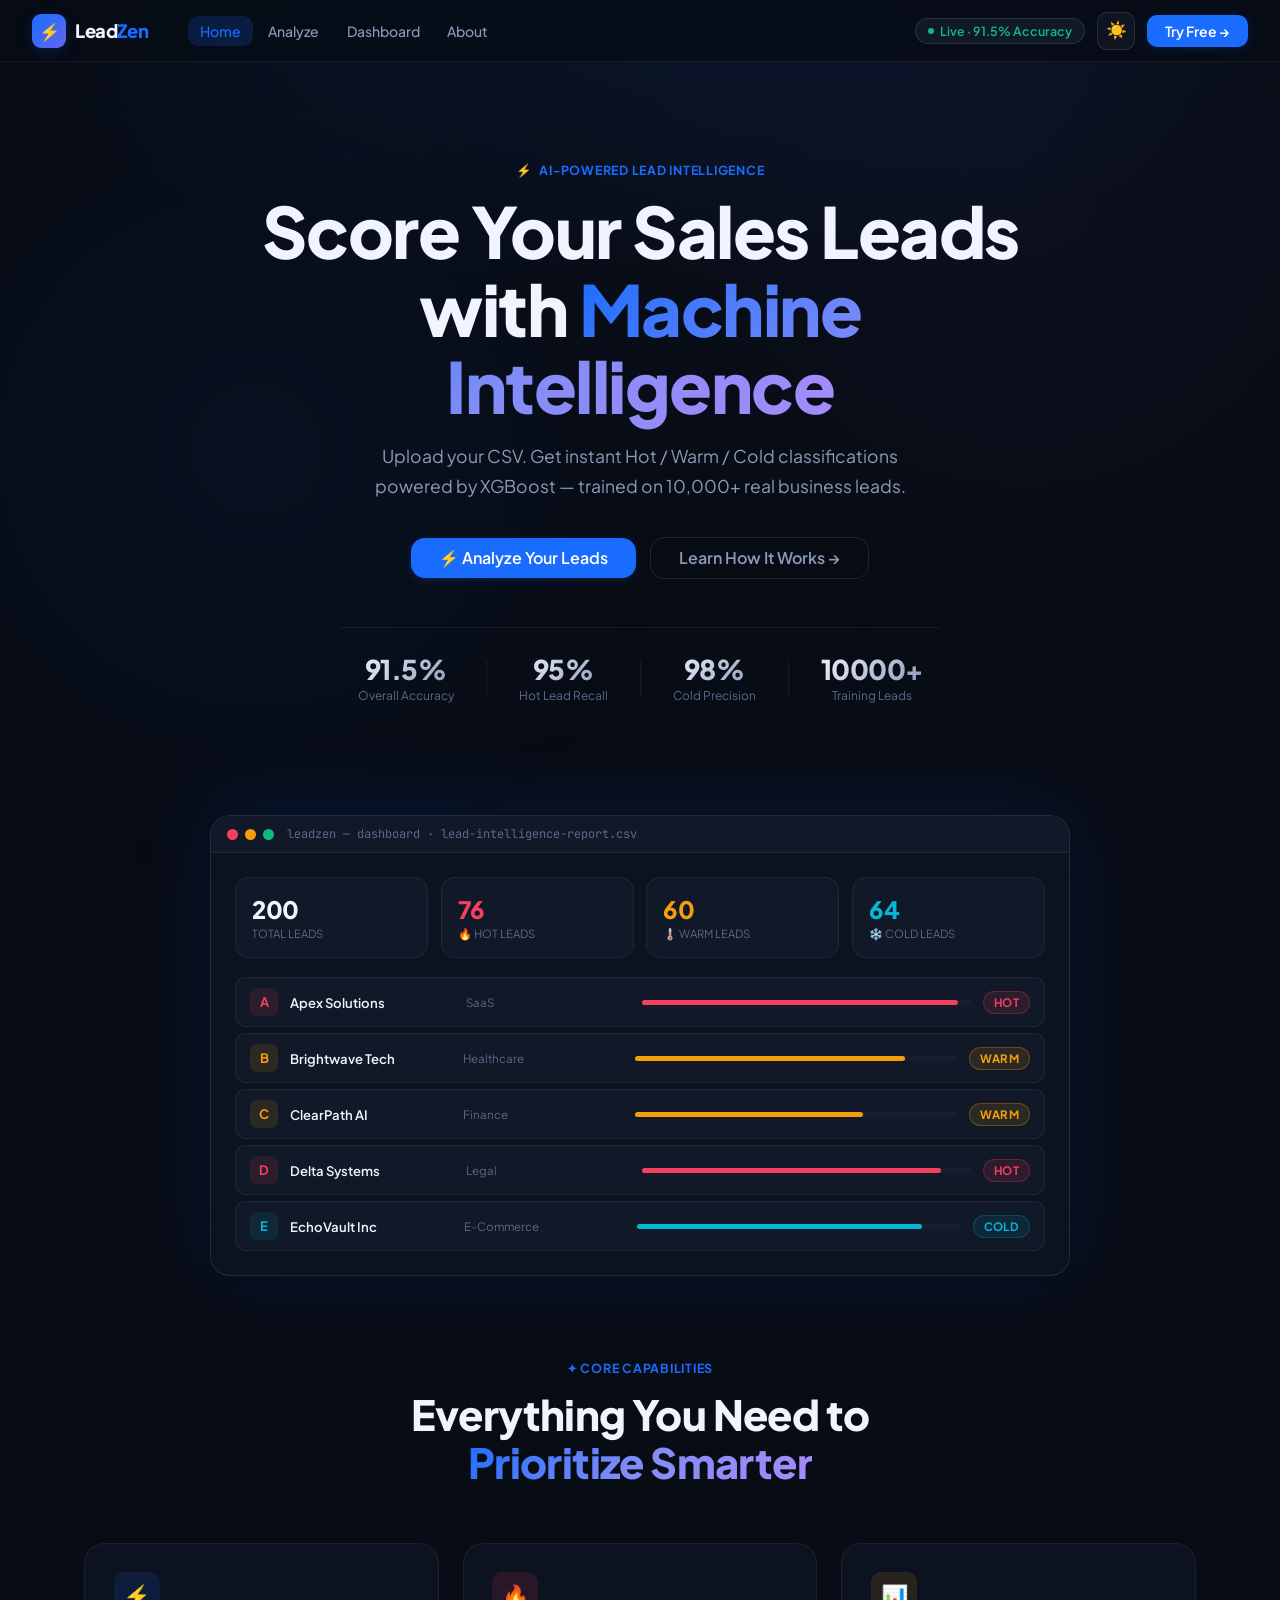
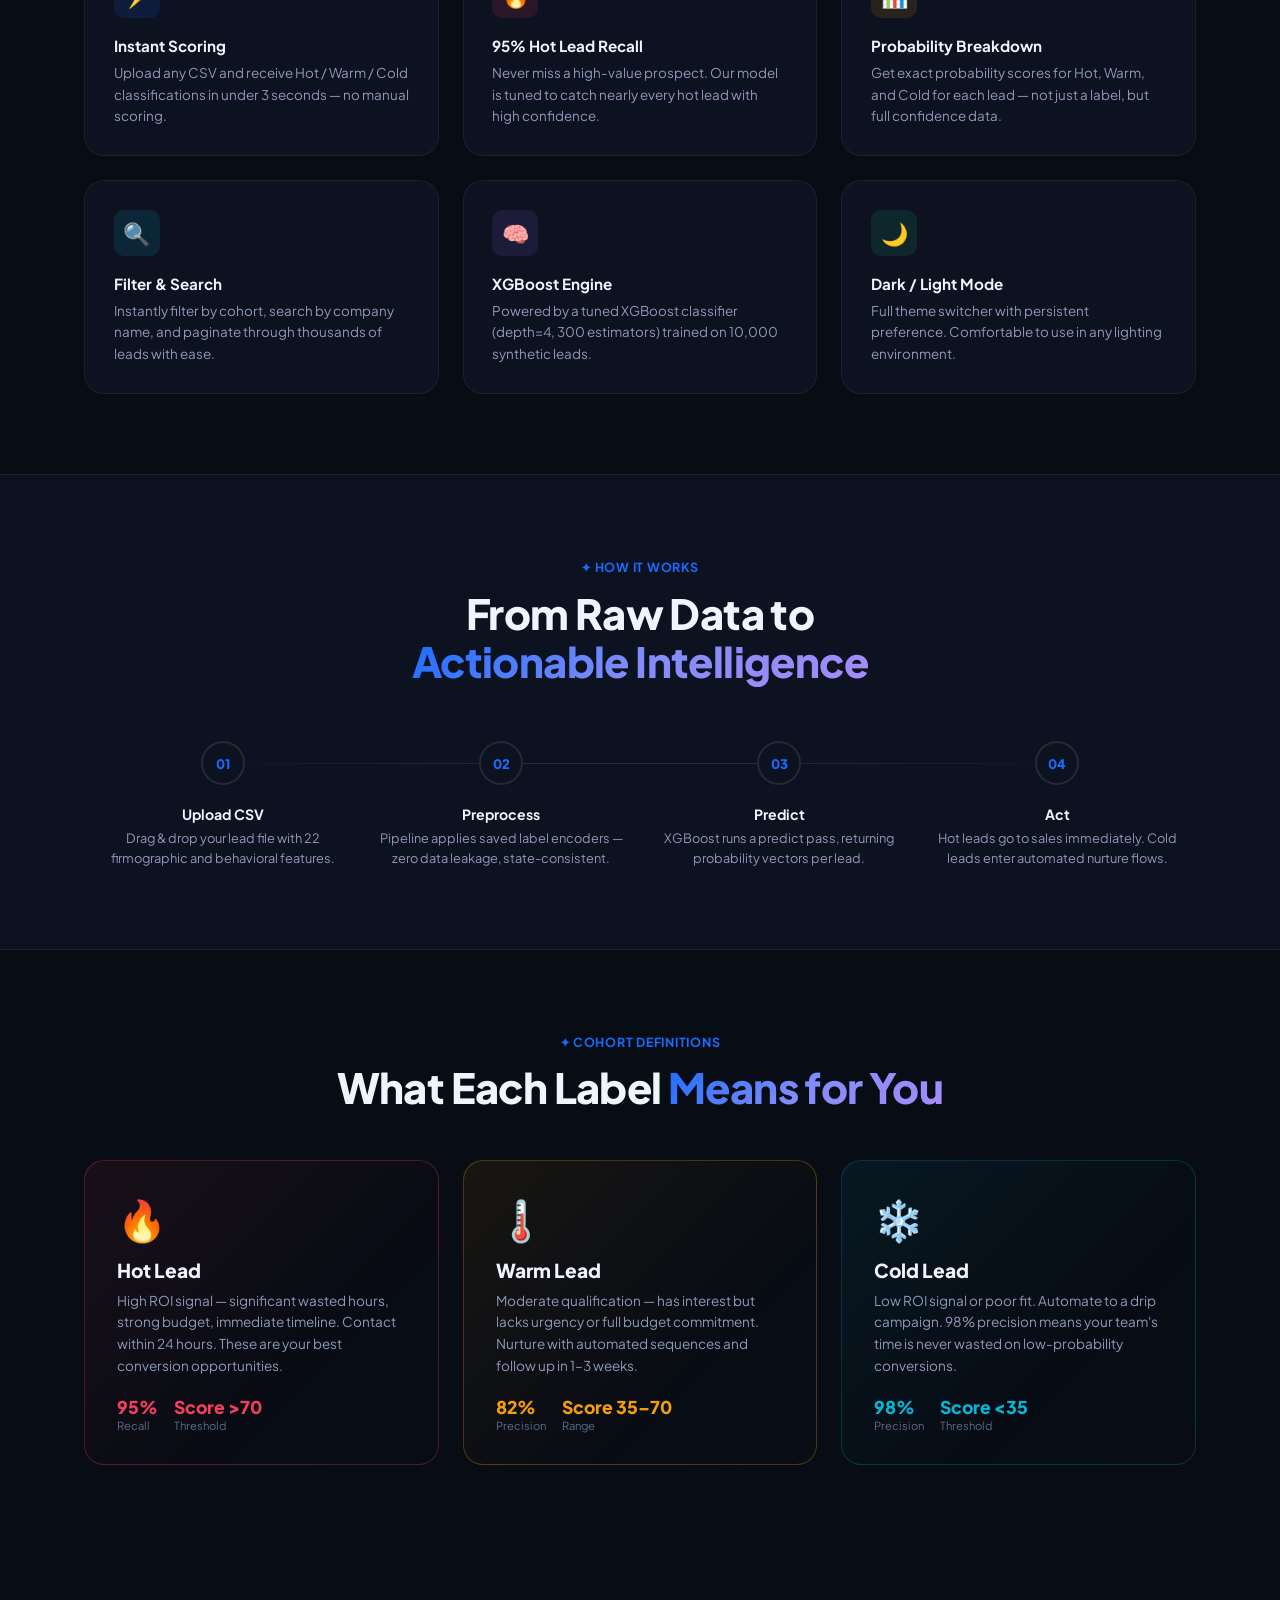
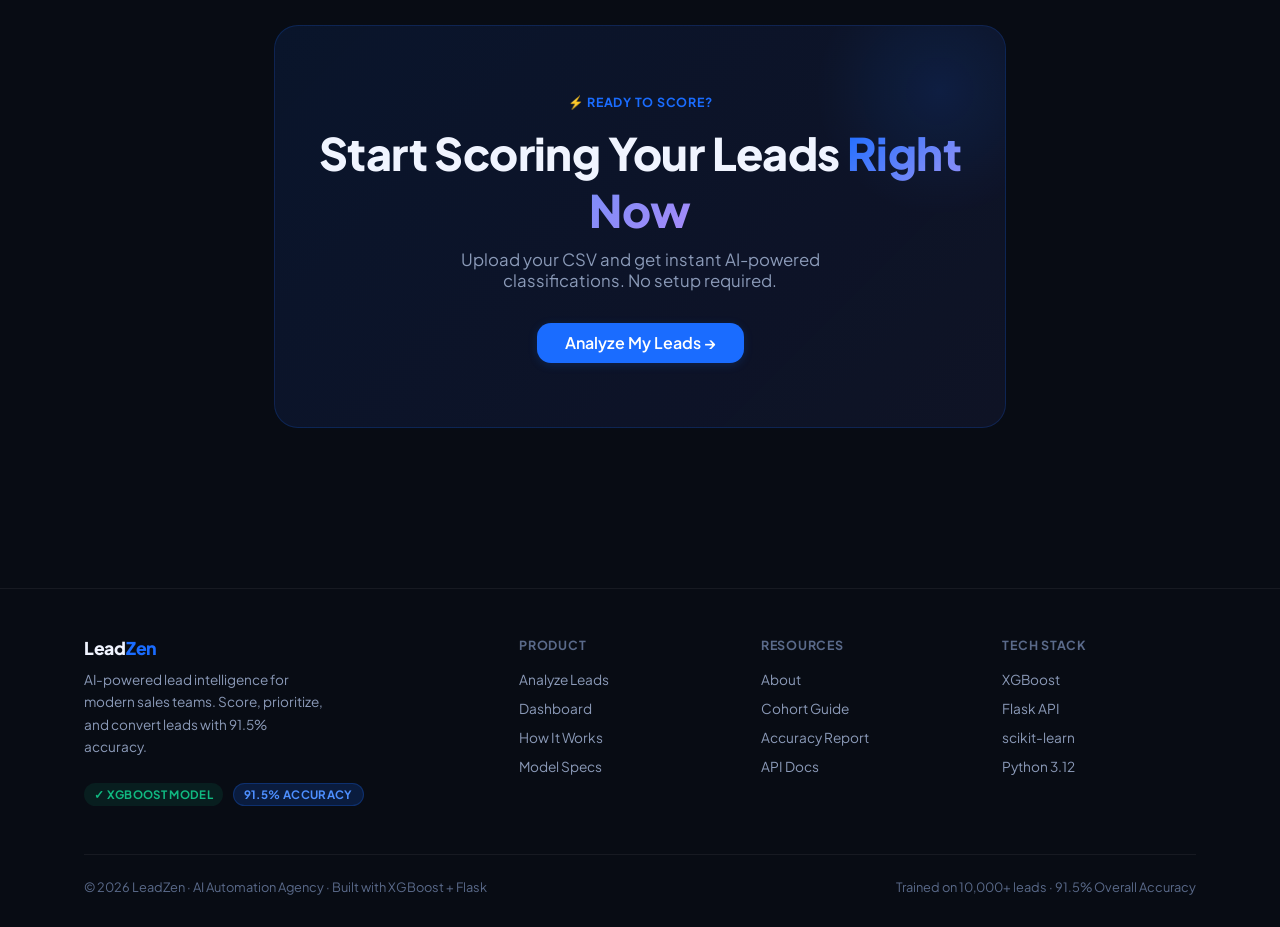
<file: index.html>
<!DOCTYPE html>
<html lang="en" data-theme="dark">
<head>
<meta charset="UTF-8" />
<meta name="viewport" content="width=device-width, initial-scale=1.0" />
<title>LeadZen — AI Lead Scoring System</title>
<meta name="description" content="Score your sales leads with 91.5% accuracy using XGBoost ML. Classify Hot, Warm, Cold leads instantly from your CSV data." />
<link rel="stylesheet" href="css/global.css" />
<style>
/* ── HOME PAGE STYLES ── */
.hero {
  padding: 6rem 0 4rem;
  text-align: center;
  position: relative;
}
.hero-eyebrow { justify-content: center; }
.hero-title {
  font-size: clamp(2.6rem, 6vw, 4.4rem);
  font-weight: 800; letter-spacing: -1.5px; line-height: 1.1;
  max-width: 800px; margin: 0 auto 1.1rem;
}
.hero-sub {
  font-size: 1.1rem; color: var(--text-secondary); line-height: 1.7;
  max-width: 540px; margin: 0 auto 2.2rem;
}
.hero-actions {
  display: flex; align-items: center; justify-content: center;
  gap: 0.9rem; flex-wrap: wrap; margin-bottom: 3rem;
}
.hero-proof {
  display: flex; align-items: center; justify-content: center;
  gap: 2rem; flex-wrap: wrap;
  padding-top: 1.5rem;
  border-top: 1px solid var(--border-subtle);
  max-width: 600px; margin: 0 auto;
}
.proof-item { text-align: center; }
.proof-num {
  font-size: 1.7rem; font-weight: 800; letter-spacing: -0.5px;
  background: linear-gradient(135deg, var(--text-primary), var(--text-secondary));
  -webkit-background-clip: text; -webkit-text-fill-color: transparent; background-clip: text;
}
.proof-label { font-size: 0.75rem; color: var(--text-tertiary); margin-top: 2px; }
.proof-sep { width: 1px; height: 36px; background: var(--border-subtle); }

/* Dashboard preview mockup */
.hero-visual {
  margin: 3rem auto 0;
  max-width: 860px;
  border-radius: var(--r-xl);
  background: var(--card-bg);
  border: 1px solid var(--border-default);
  box-shadow: var(--shadow-lg), 0 0 80px var(--brand-glow);
  overflow: hidden;
  position: relative;
}
.mockup-bar {
  background: var(--bg-raised); border-bottom: 1px solid var(--border-subtle);
  padding: 10px 16px; display: flex; align-items: center; gap: 7px;
}
.mockup-dot { width: 11px; height: 11px; border-radius: 50%; }
.mockup-title {
  font-size: 0.75rem; color: var(--text-tertiary); margin-left: 6px;
  font-family: 'JetBrains Mono', monospace;
}
.mockup-body { padding: 1.5rem; }
.mock-stats-row {
  display: grid; grid-template-columns: repeat(4, 1fr); gap: 0.8rem; margin-bottom: 1.2rem;
}
.mock-stat {
  background: var(--bg-raised); border: 1px solid var(--border-subtle);
  border-radius: var(--r-lg); padding: 1rem;
}
.mock-stat-val { font-size: 1.5rem; font-weight: 800; letter-spacing: -0.5px; }
.mock-stat-lbl { font-size: 0.7rem; color: var(--text-tertiary); margin-top: 2px; }
.mock-rows { display: flex; flex-direction: column; gap: 6px; }
.mock-row {
  background: var(--bg-raised); border: 1px solid var(--border-subtle);
  border-radius: var(--r-md); padding: 10px 14px;
  display: flex; align-items: center; gap: 12px;
}
.mock-company { font-size: 0.82rem; font-weight: 600; flex: 1; }
.mock-industry { font-size: 0.72rem; color: var(--text-tertiary); flex: 1; }
.mock-bar-wrap { flex: 2; }
.mock-bar-bg { height: 5px; background: var(--bg-overlay); border-radius: 3px; }
.mock-bar-fill { height: 100%; border-radius: 3px; }

/* Features section */
.features { padding: 5rem 0; }
.features-header { text-align: center; margin-bottom: 3.5rem; }
.features-grid {
  display: grid; grid-template-columns: repeat(3, 1fr); gap: 1.5rem;
}
.feature-card {
  padding: 1.8rem;
  background: var(--card-bg); border: 1px solid var(--border-subtle);
  border-radius: var(--r-xl); transition: all 0.3s ease;
  position: relative; overflow: hidden;
}
.feature-card::before {
  content: ''; position: absolute; inset: 0;
  background: linear-gradient(135deg, var(--card-accent, transparent) 0%, transparent 60%);
  opacity: 0; transition: opacity 0.3s;
}
.feature-card:hover { border-color: var(--border-default); transform: translateY(-3px); box-shadow: var(--shadow-md); }
.feature-card:hover::before { opacity: 1; }
.feature-icon {
  width: 46px; height: 46px; border-radius: var(--r-md);
  display: flex; align-items: center; justify-content: center;
  font-size: 22px; margin-bottom: 1.1rem;
}
.feature-icon-blue  { background: rgba(26,108,255,0.12); --card-accent: rgba(26,108,255,0.05); }
.feature-icon-red   { background: rgba(244,63,94,0.12);  --card-accent: rgba(244,63,94,0.05); }
.feature-icon-amber { background: rgba(245,158,11,0.12); --card-accent: rgba(245,158,11,0.05); }
.feature-icon-cyan  { background: rgba(6,182,212,0.12);  --card-accent: rgba(6,182,212,0.05); }
.feature-icon-violet{ background: rgba(139,92,246,0.12); --card-accent: rgba(139,92,246,0.05);}
.feature-icon-green { background: rgba(16,185,129,0.12); --card-accent: rgba(16,185,129,0.05);}
.feature-name { font-size: 0.95rem; font-weight: 700; margin-bottom: 0.45rem; }
.feature-desc { color: var(--text-secondary); font-size: 0.84rem; line-height: 1.6; }

/* Steps section */
.steps { padding: 5rem 0; background: var(--bg-surface); border-top: 1px solid var(--border-subtle); border-bottom: 1px solid var(--border-subtle); }
.steps-grid {
  display: grid; grid-template-columns: repeat(4, 1fr); gap: 0; margin-top: 3.5rem;
  position: relative;
}
.steps-grid::before {
  content: ''; position: absolute;
  top: 22px; left: 10%; right: 10%; height: 1px;
  background: linear-gradient(90deg, transparent, var(--border-default), var(--border-default), transparent);
}
.step-item { text-align: center; padding: 0 1rem; position: relative; }
.step-num-wrap {
  width: 44px; height: 44px; border-radius: 50%;
  background: var(--bg-raised); border: 2px solid var(--border-default);
  display: flex; align-items: center; justify-content: center;
  font-size: 0.82rem; font-weight: 800; color: var(--brand);
  margin: 0 auto 1.2rem; position: relative; z-index: 1;
  background: var(--bg-surface);
}
.step-name { font-size: 0.88rem; font-weight: 700; margin-bottom: 0.4rem; }
.step-desc { font-size: 0.8rem; color: var(--text-secondary); line-height: 1.55; }

/* Cohort section */
.cohorts { padding: 5rem 0; }
.cohorts-header { text-align: center; margin-bottom: 3rem; }
.cohorts-grid { display: grid; grid-template-columns: repeat(3, 1fr); gap: 1.5rem; }
.cohort-card {
  border-radius: var(--r-xl); padding: 2rem;
  position: relative; overflow: hidden;
  border: 1px solid var(--border-subtle);
}
.cohort-card-hot  { background: linear-gradient(135deg, rgba(244,63,94,0.07) 0%, transparent 70%); border-color: var(--hot-border); }
.cohort-card-warm { background: linear-gradient(135deg, rgba(245,158,11,0.07) 0%, transparent 70%); border-color: var(--warm-border); }
.cohort-card-cold { background: linear-gradient(135deg, rgba(6,182,212,0.07) 0%, transparent 70%); border-color: var(--cold-border); }
.cohort-emoji { font-size: 2.5rem; margin-bottom: 0.8rem; }
.cohort-name { font-size: 1.2rem; font-weight: 800; margin-bottom: 0.5rem; }
.cohort-hot  .cohort-name { color: var(--hot); }
.cohort-warm .cohort-name { color: var(--warm); }
.cohort-cold .cohort-name { color: var(--cold); }
.cohort-desc { color: var(--text-secondary); font-size: 0.85rem; line-height: 1.6; margin-bottom: 1.2rem; }
.cohort-stats { display: flex; gap: 1rem; }
.cohort-stat { }
.cohort-stat-val { font-size: 1.1rem; font-weight: 800; }
.cohort-stat-lbl { font-size: 0.7rem; color: var(--text-tertiary); }

/* CTA Section */
.cta-section {
  padding: 5rem 0;
  text-align: center;
}
.cta-box {
  background: linear-gradient(135deg, rgba(26,108,255,0.1) 0%, rgba(99,102,241,0.08) 100%);
  border: 1px solid rgba(26,108,255,0.2);
  border-radius: 24px; padding: 4rem 2rem;
  position: relative; overflow: hidden;
}
.cta-box::before {
  content: '';
  position: absolute; top: -60px; right: -60px;
  width: 250px; height: 250px;
  background: radial-gradient(circle, rgba(26,108,255,0.12) 0%, transparent 70%);
  pointer-events: none;
}
.cta-title { font-size: clamp(1.8rem, 3.5vw, 2.8rem); font-weight: 800; letter-spacing: -0.6px; margin-bottom: 0.7rem; }
.cta-sub { color: var(--text-secondary); font-size: 1.05rem; max-width: 420px; margin: 0 auto 2rem; }

@media (max-width: 900px) {
  .features-grid { grid-template-columns: repeat(2,1fr); }
  .steps-grid { grid-template-columns: repeat(2,1fr); gap: 2rem; }
  .steps-grid::before { display: none; }
  .cohorts-grid { grid-template-columns: 1fr; }
  .mock-stats-row { grid-template-columns: repeat(2,1fr); }
}
@media (max-width: 560px) {
  .features-grid { grid-template-columns: 1fr; }
  .hero-proof { gap: 1rem; }
  .proof-sep { display: none; }
}
</style>
</head>
<body>
<div id="nav-placeholder"></div>
<div class="page-wrapper">

<!-- ── HERO ── -->
<section class="hero">
  <div class="container">
    <div class="section-eyebrow anim-fade-up">
      <span>⚡</span> AI-Powered Lead Intelligence
    </div>
    <h1 class="hero-title anim-fade-up d1">
      Score Your Sales Leads<br />with <span class="text-gradient">Machine Intelligence</span>
    </h1>
    <p class="hero-sub anim-fade-up d2">
      Upload your CSV. Get instant Hot / Warm / Cold classifications powered by XGBoost — trained on 10,000+ real business leads.
    </p>
    <div class="hero-actions anim-fade-up d3">
      <a href="analyze.html" class="btn btn-primary btn-lg">⚡ Analyze Your Leads</a>
      <a href="about.html"   class="btn btn-ghost btn-lg">Learn How It Works →</a>
    </div>
    <div class="hero-proof anim-fade-up d4">
      <div class="proof-item">
        <div class="proof-num" id="cnt-accuracy">0</div>
        <div class="proof-label">Overall Accuracy</div>
      </div>
      <div class="proof-sep"></div>
      <div class="proof-item">
        <div class="proof-num" id="cnt-recall">0</div>
        <div class="proof-label">Hot Lead Recall</div>
      </div>
      <div class="proof-sep"></div>
      <div class="proof-item">
        <div class="proof-num" id="cnt-precision">0</div>
        <div class="proof-label">Cold Precision</div>
      </div>
      <div class="proof-sep"></div>
      <div class="proof-item">
        <div class="proof-num" id="cnt-leads">0</div>
        <div class="proof-label">Training Leads</div>
      </div>
    </div>
  </div>
</section>

<!-- ── HERO VISUAL (dashboard mockup) ── -->
<div class="container anim-fade-up d5">
  <div class="hero-visual">
    <div class="mockup-bar">
      <div class="mockup-dot" style="background:#f43f5e"></div>
      <div class="mockup-dot" style="background:#f59e0b"></div>
      <div class="mockup-dot" style="background:#10b981"></div>
      <div class="mockup-title">leadzen — dashboard · lead-intelligence-report.csv</div>
    </div>
    <div class="mockup-body">
      <div class="mock-stats-row">
        <div class="mock-stat">
          <div class="mock-stat-val" style="color:var(--text-primary)">200</div>
          <div class="mock-stat-lbl">TOTAL LEADS</div>
        </div>
        <div class="mock-stat">
          <div class="mock-stat-val" style="color:var(--hot)">76</div>
          <div class="mock-stat-lbl">🔥 HOT LEADS</div>
        </div>
        <div class="mock-stat">
          <div class="mock-stat-val" style="color:var(--warm)">60</div>
          <div class="mock-stat-lbl">🌡️ WARM LEADS</div>
        </div>
        <div class="mock-stat">
          <div class="mock-stat-val" style="color:var(--cold)">64</div>
          <div class="mock-stat-lbl">❄️ COLD LEADS</div>
        </div>
      </div>
      <div class="mock-rows">
          <div class="mock-row">
            <div style="width:28px;height:28px;border-radius:7px;background:var(--hot-soft);display:flex;align-items:center;justify-content:center;font-size:13px;font-weight:700;color:var(--hot);flex-shrink:0">A</div>
            <div class="mock-company">Apex Solutions</div>
            <div class="mock-industry">SaaS</div>
            <div class="mock-bar-wrap">
              <div class="mock-bar-bg"><div class="mock-bar-fill" style="width:96%;background:var(--hot)"></div></div>
            </div>
            <span class="badge badge-hot" style="flex-shrink:0">Hot</span>
          </div>
          <div class="mock-row">
            <div style="width:28px;height:28px;border-radius:7px;background:var(--warm-soft);display:flex;align-items:center;justify-content:center;font-size:13px;font-weight:700;color:var(--warm);flex-shrink:0">B</div>
            <div class="mock-company">Brightwave Tech</div>
            <div class="mock-industry">Healthcare</div>
            <div class="mock-bar-wrap">
              <div class="mock-bar-bg"><div class="mock-bar-fill" style="width:84%;background:var(--warm)"></div></div>
            </div>
            <span class="badge badge-warm" style="flex-shrink:0">Warm</span>
          </div>
          <div class="mock-row">
            <div style="width:28px;height:28px;border-radius:7px;background:var(--warm-soft);display:flex;align-items:center;justify-content:center;font-size:13px;font-weight:700;color:var(--warm);flex-shrink:0">C</div>
            <div class="mock-company">ClearPath AI</div>
            <div class="mock-industry">Finance</div>
            <div class="mock-bar-wrap">
              <div class="mock-bar-bg"><div class="mock-bar-fill" style="width:71%;background:var(--warm)"></div></div>
            </div>
            <span class="badge badge-warm" style="flex-shrink:0">Warm</span>
          </div>
          <div class="mock-row">
            <div style="width:28px;height:28px;border-radius:7px;background:var(--hot-soft);display:flex;align-items:center;justify-content:center;font-size:13px;font-weight:700;color:var(--hot);flex-shrink:0">D</div>
            <div class="mock-company">Delta Systems</div>
            <div class="mock-industry">Legal</div>
            <div class="mock-bar-wrap">
              <div class="mock-bar-bg"><div class="mock-bar-fill" style="width:91%;background:var(--hot)"></div></div>
            </div>
            <span class="badge badge-hot" style="flex-shrink:0">Hot</span>
          </div>
          <div class="mock-row">
            <div style="width:28px;height:28px;border-radius:7px;background:var(--cold-soft);display:flex;align-items:center;justify-content:center;font-size:13px;font-weight:700;color:var(--cold);flex-shrink:0">E</div>
            <div class="mock-company">EchoVault Inc</div>
            <div class="mock-industry">E-Commerce</div>
            <div class="mock-bar-wrap">
              <div class="mock-bar-bg"><div class="mock-bar-fill" style="width:88%;background:var(--cold)"></div></div>
            </div>
            <span class="badge badge-cold" style="flex-shrink:0">Cold</span>
          </div>
      </div>
    </div>
  </div>
</div>

<!-- ── FEATURES ── -->
<section class="features">
  <div class="container">
    <div class="features-header">
      <div class="section-eyebrow" style="justify-content:center">✦ Core Capabilities</div>
      <h2 class="section-title">Everything You Need to<br /><span class="text-gradient">Prioritize Smarter</span></h2>
    </div>
    <div class="features-grid">
      <div class="feature-card" data-scroll-anim>
        <div class="feature-icon feature-icon-blue">⚡</div>
        <div class="feature-name">Instant Scoring</div>
        <div class="feature-desc">Upload any CSV and receive Hot / Warm / Cold classifications in under 3 seconds — no manual scoring.</div>
      </div>
      <div class="feature-card" data-scroll-anim>
        <div class="feature-icon feature-icon-red">🔥</div>
        <div class="feature-name">95% Hot Lead Recall</div>
        <div class="feature-desc">Never miss a high-value prospect. Our model is tuned to catch nearly every hot lead with high confidence.</div>
      </div>
      <div class="feature-card" data-scroll-anim>
        <div class="feature-icon feature-icon-amber">📊</div>
        <div class="feature-name">Probability Breakdown</div>
        <div class="feature-desc">Get exact probability scores for Hot, Warm, and Cold for each lead — not just a label, but full confidence data.</div>
      </div>
      <div class="feature-card" data-scroll-anim>
        <div class="feature-icon feature-icon-cyan">🔍</div>
        <div class="feature-name">Filter & Search</div>
        <div class="feature-desc">Instantly filter by cohort, search by company name, and paginate through thousands of leads with ease.</div>
      </div>
      <div class="feature-card" data-scroll-anim>
        <div class="feature-icon feature-icon-violet">🧠</div>
        <div class="feature-name">XGBoost Engine</div>
        <div class="feature-desc">Powered by a tuned XGBoost classifier (depth=4, 300 estimators) trained on 10,000 synthetic leads.</div>
      </div>
      <div class="feature-card" data-scroll-anim>
        <div class="feature-icon feature-icon-green">🌙</div>
        <div class="feature-name">Dark / Light Mode</div>
        <div class="feature-desc">Full theme switcher with persistent preference. Comfortable to use in any lighting environment.</div>
      </div>
    </div>
  </div>
</section>

<!-- ── STEPS ── -->
<section class="steps">
  <div class="container">
    <div style="text-align:center">
      <div class="section-eyebrow" style="justify-content:center">✦ How It Works</div>
      <h2 class="section-title">From Raw Data to<br /><span class="text-gradient">Actionable Intelligence</span></h2>
    </div>
    <div class="steps-grid">
      <div class="step-item" data-scroll-anim>
        <div class="step-num-wrap">01</div>
        <div class="step-name">Upload CSV</div>
        <div class="step-desc">Drag & drop your lead file with 22 firmographic and behavioral features.</div>
      </div>
      <div class="step-item" data-scroll-anim>
        <div class="step-num-wrap">02</div>
        <div class="step-name">Preprocess</div>
        <div class="step-desc">Pipeline applies saved label encoders — zero data leakage, state-consistent.</div>
      </div>
      <div class="step-item" data-scroll-anim>
        <div class="step-num-wrap">03</div>
        <div class="step-name">Predict</div>
        <div class="step-desc">XGBoost runs a predict pass, returning probability vectors per lead.</div>
      </div>
      <div class="step-item" data-scroll-anim>
        <div class="step-num-wrap">04</div>
        <div class="step-name">Act</div>
        <div class="step-desc">Hot leads go to sales immediately. Cold leads enter automated nurture flows.</div>
      </div>
    </div>
  </div>
</section>

<!-- ── COHORTS ── -->
<section class="cohorts">
  <div class="container">
    <div class="cohorts-header">
      <div class="section-eyebrow" style="justify-content:center">✦ Cohort Definitions</div>
      <h2 class="section-title">What Each Label <span class="text-gradient">Means for You</span></h2>
    </div>
    <div class="cohorts-grid">
      <div class="cohort-card cohort-card-hot" data-scroll-anim>
        <div class="cohort-emoji">🔥</div>
        <div class="cohort-name">Hot Lead</div>
        <div class="cohort-desc">High ROI signal — significant wasted hours, strong budget, immediate timeline. Contact within 24 hours. These are your best conversion opportunities.</div>
        <div class="cohort-stats">
          <div class="cohort-stat">
            <div class="cohort-stat-val" style="color:var(--hot)">95%</div>
            <div class="cohort-stat-lbl">Recall</div>
          </div>
          <div class="cohort-stat">
            <div class="cohort-stat-val" style="color:var(--hot)">Score &gt;70</div>
            <div class="cohort-stat-lbl">Threshold</div>
          </div>
        </div>
      </div>
      <div class="cohort-card cohort-card-warm" data-scroll-anim>
        <div class="cohort-emoji">🌡️</div>
        <div class="cohort-name">Warm Lead</div>
        <div class="cohort-desc">Moderate qualification — has interest but lacks urgency or full budget commitment. Nurture with automated sequences and follow up in 1–3 weeks.</div>
        <div class="cohort-stats">
          <div class="cohort-stat">
            <div class="cohort-stat-val" style="color:var(--warm)">82%</div>
            <div class="cohort-stat-lbl">Precision</div>
          </div>
          <div class="cohort-stat">
            <div class="cohort-stat-val" style="color:var(--warm)">Score 35–70</div>
            <div class="cohort-stat-lbl">Range</div>
          </div>
        </div>
      </div>
      <div class="cohort-card cohort-card-cold" data-scroll-anim>
        <div class="cohort-emoji">❄️</div>
        <div class="cohort-name">Cold Lead</div>
        <div class="cohort-desc">Low ROI signal or poor fit. Automate to a drip campaign. 98% precision means your team's time is never wasted on low-probability conversions.</div>
        <div class="cohort-stats">
          <div class="cohort-stat">
            <div class="cohort-stat-val" style="color:var(--cold)">98%</div>
            <div class="cohort-stat-lbl">Precision</div>
          </div>
          <div class="cohort-stat">
            <div class="cohort-stat-val" style="color:var(--cold)">Score &lt;35</div>
            <div class="cohort-stat-lbl">Threshold</div>
          </div>
        </div>
      </div>
    </div>
  </div>
</section>

<!-- ── CTA ── -->
<section class="cta-section">
  <div class="container-sm">
    <div class="cta-box">
      <div class="section-eyebrow" style="justify-content:center">⚡ Ready to Score?</div>
      <div class="cta-title">Start Scoring Your Leads <span class="text-gradient">Right Now</span></div>
      <div class="cta-sub">Upload your CSV and get instant AI-powered classifications. No setup required.</div>
      <a href="analyze.html" class="btn btn-primary btn-lg">Analyze My Leads →</a>
    </div>
  </div>
</section>

</div><!-- /page-wrapper -->
<div id="footer-placeholder"></div>

<script src="js/shared.js"></script>
<script src="js/layout.js"></script>
<script>
NavFooter.render('home');

// Animate counters
window.addEventListener('load', () => {
  setTimeout(() => {
    animateCount(document.getElementById('cnt-accuracy'), 91.5, 1200, '', '%');
    animateCount(document.getElementById('cnt-recall'),   95,   1200, '', '%');
    animateCount(document.getElementById('cnt-precision'),98,   1200, '', '%');
    animateCount(document.getElementById('cnt-leads'),    10000, 1400, '', '+');
  }, 400);
});
</script>
</body>
</html>
</file>
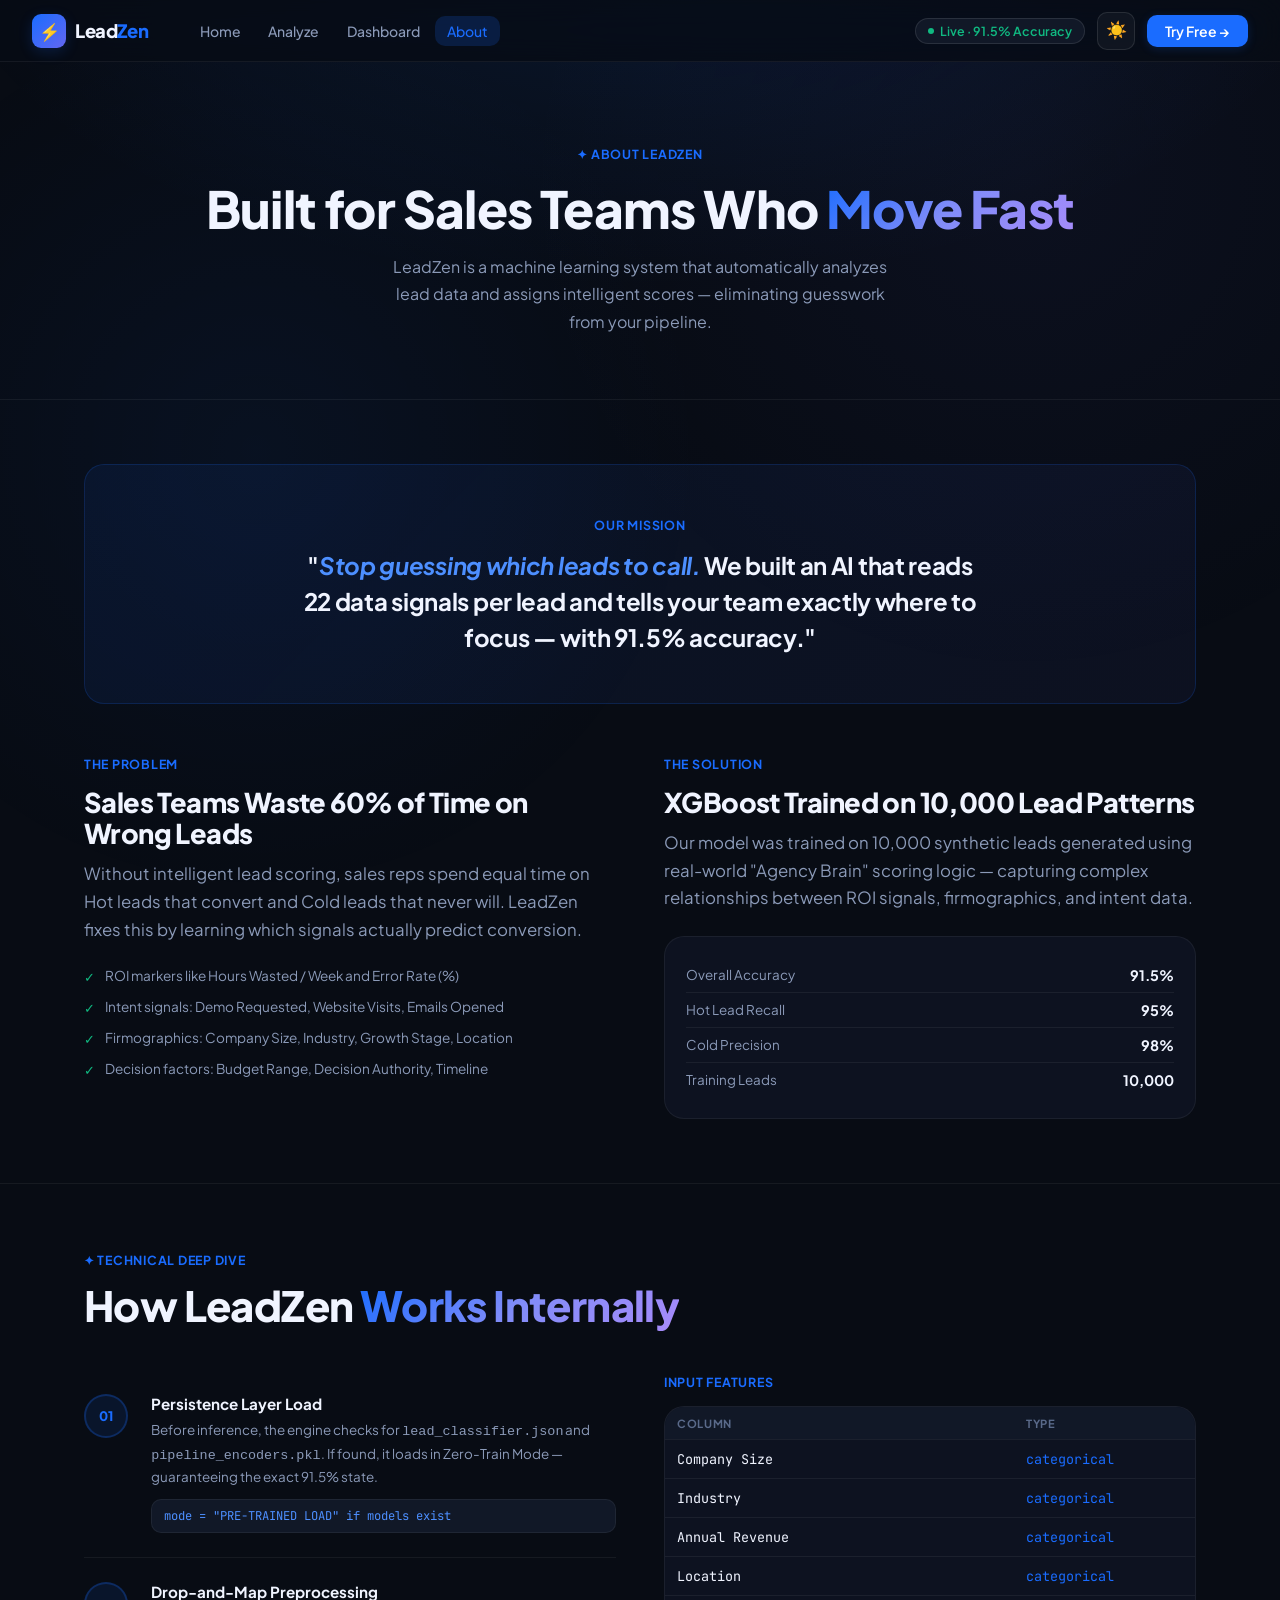
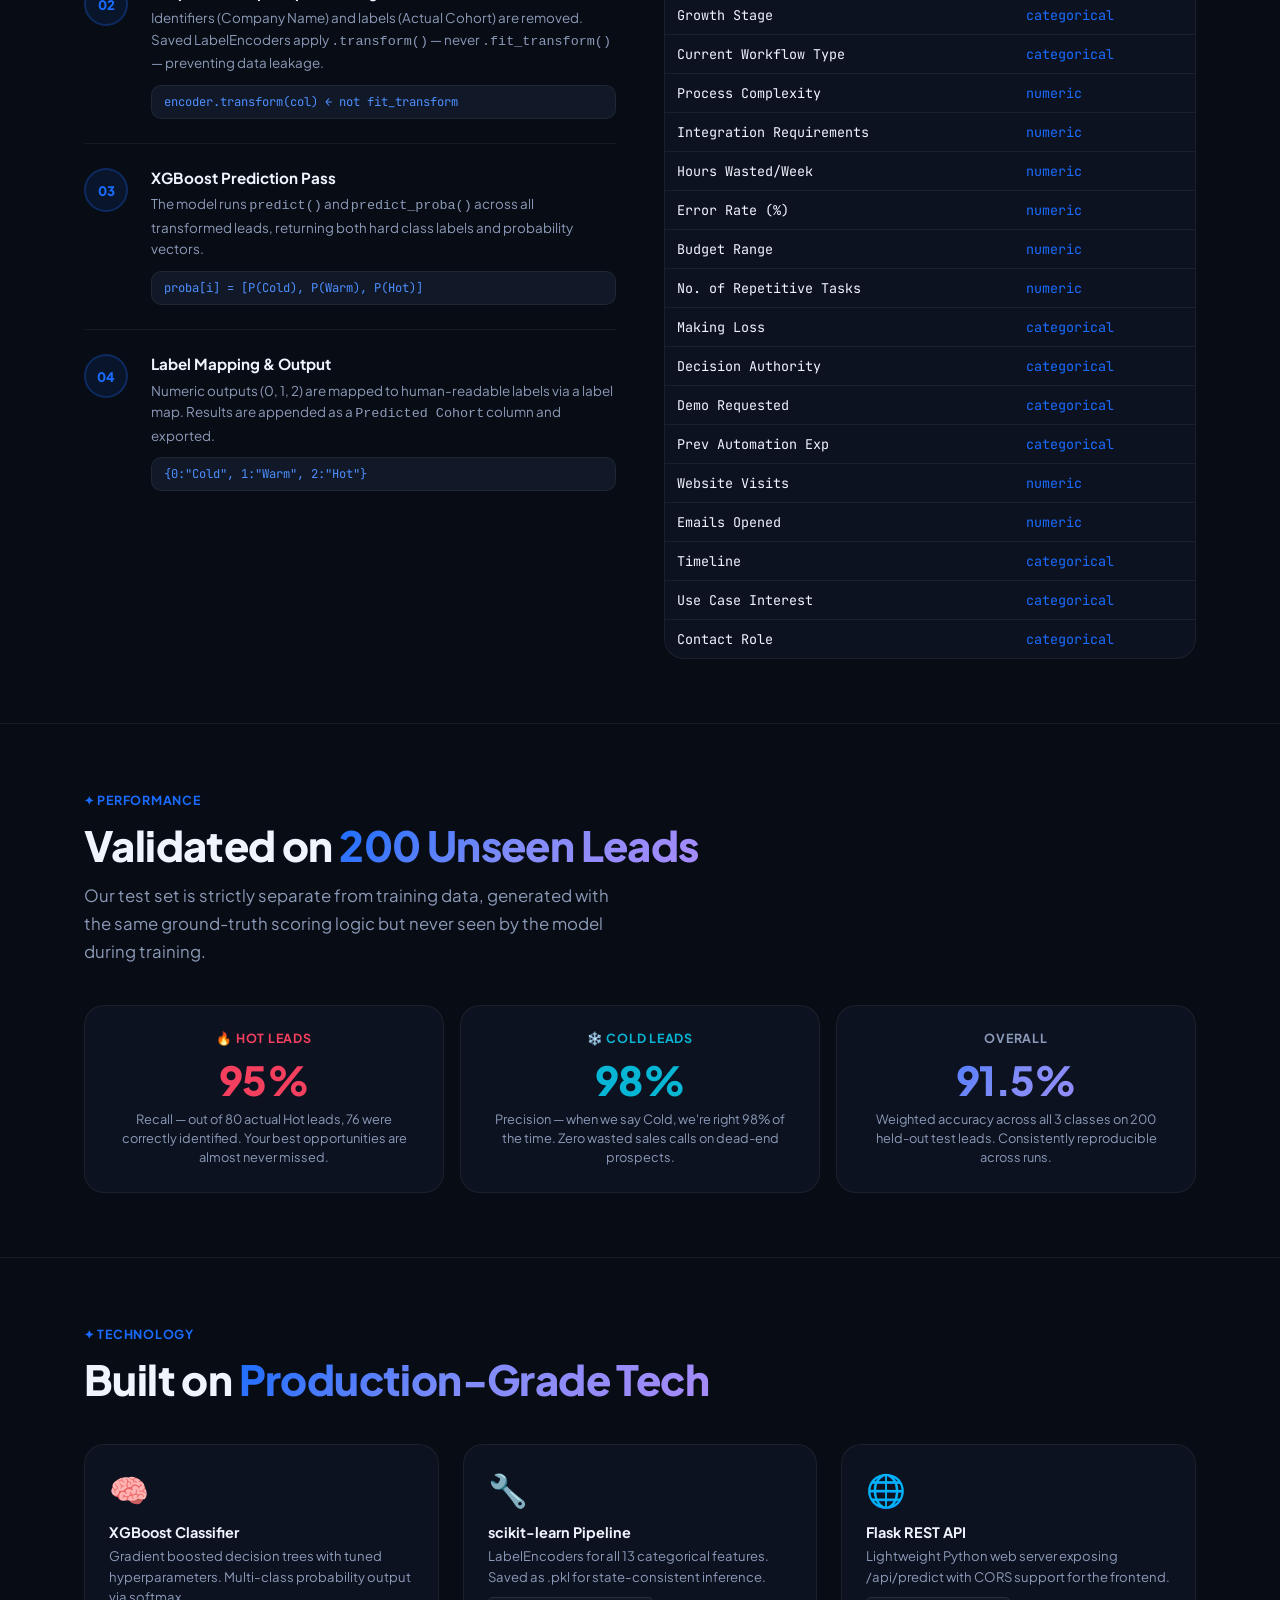
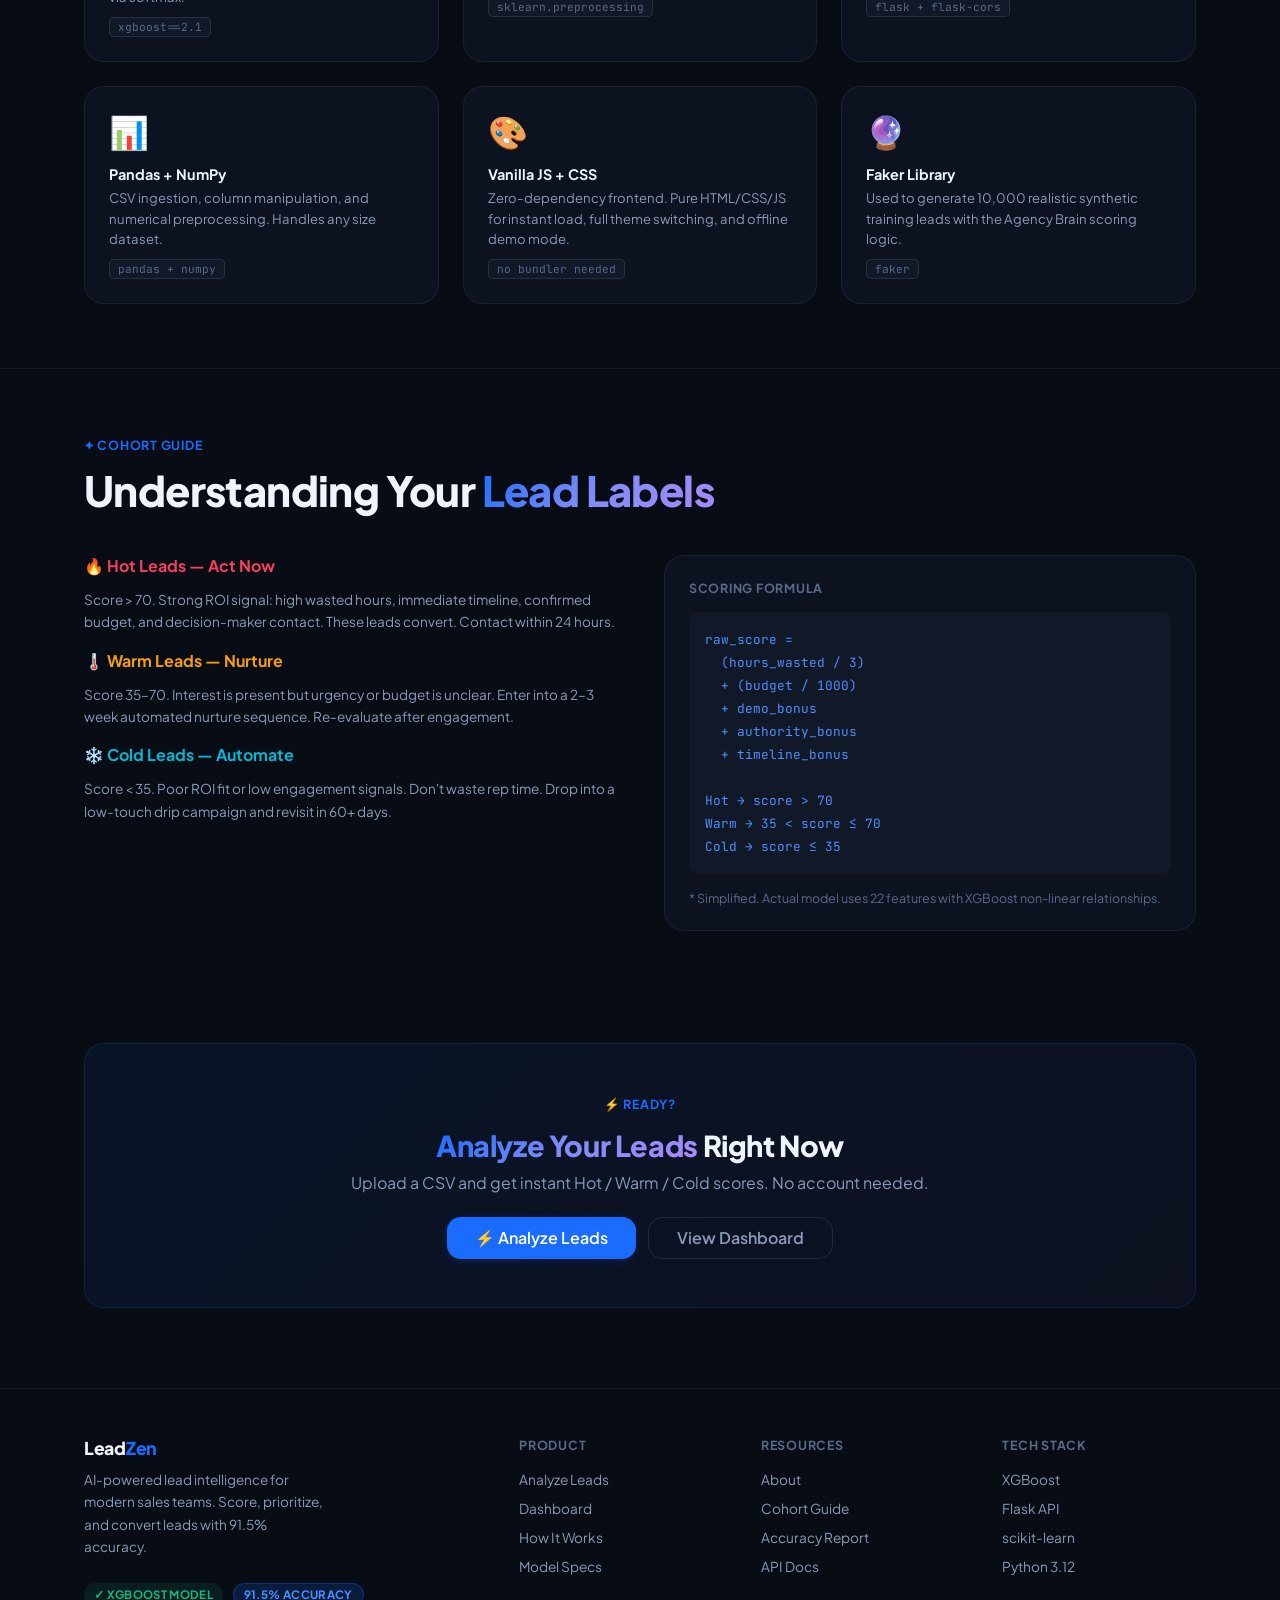
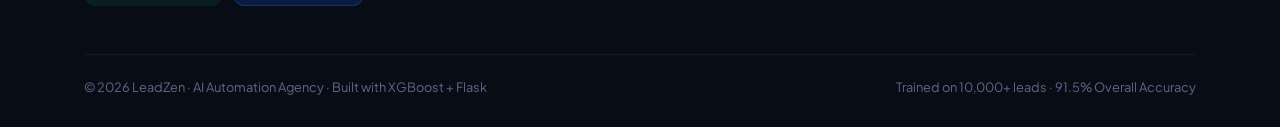
<file: about.html>
<!DOCTYPE html>
<html lang="en" data-theme="dark">
<head>
<meta charset="UTF-8" />
<meta name="viewport" content="width=device-width, initial-scale=1.0" />
<title>About — LeadZen</title>
<link rel="stylesheet" href="css/global.css" />
<style>
.page-hero { padding: 5rem 0 4rem; text-align: center; }
.page-hero-title { font-size: clamp(2rem, 4vw, 3.2rem); font-weight: 800; letter-spacing: -0.8px; margin-bottom: 0.8rem; }
.page-hero-sub { color: var(--text-secondary); font-size: 1rem; max-width: 520px; margin: 0 auto; line-height: 1.7; }

/* Sections */
.about-section { padding: 4rem 0; border-top: 1px solid var(--border-subtle); }

/* Mission statement */
.mission-card {
  background: linear-gradient(135deg, rgba(26,108,255,0.08) 0%, rgba(99,102,241,0.06) 100%);
  border: 1px solid rgba(26,108,255,0.18); border-radius: var(--r-xl);
  padding: 3rem; text-align: center; margin-bottom: 3rem;
}
.mission-quote {
  font-size: clamp(1.1rem, 2.5vw, 1.5rem);
  font-weight: 700; line-height: 1.5; letter-spacing: -0.3px;
  max-width: 680px; margin: 0 auto;
  color: var(--text-primary);
}
.mission-quote em { font-style: italic; color: var(--brand-light); }

/* Two-col layout */
.two-col { display: grid; grid-template-columns: 1fr 1fr; gap: 3rem; align-items: start; }
.three-col { display: grid; grid-template-columns: repeat(3,1fr); gap: 1.5rem; }

/* Tech stack cards */
.tech-card {
  background: var(--card-bg); border: 1px solid var(--border-subtle);
  border-radius: var(--r-xl); padding: 1.5rem; transition: all var(--t-mid);
}
.tech-card:hover { border-color: var(--border-default); transform: translateY(-2px); }
.tech-icon { font-size: 2rem; margin-bottom: 0.8rem; }
.tech-name { font-size: 0.9rem; font-weight: 700; margin-bottom: 0.35rem; }
.tech-desc { font-size: 0.82rem; color: var(--text-secondary); line-height: 1.55; }
.tech-badge { display: inline-block; margin-top: 0.6rem; padding: 2px 8px; background: var(--bg-raised); border: 1px solid var(--border-default); border-radius: 5px; font-size: 0.7rem; font-family: 'JetBrains Mono', monospace; color: var(--text-tertiary); }

/* How it works detailed */
.how-steps { counter-reset: step; display: flex; flex-direction: column; gap: 0; }
.how-step {
  display: grid; grid-template-columns: 48px 1fr; gap: 1.2rem;
  padding: 1.5rem 0; border-bottom: 1px solid var(--border-subtle); position: relative;
}
.how-step:last-child { border-bottom: none; }
.step-counter {
  width: 44px; height: 44px; border-radius: 50%;
  background: rgba(26,108,255,0.1); border: 2px solid rgba(26,108,255,0.25);
  display: flex; align-items: center; justify-content: center;
  font-size: 0.82rem; font-weight: 800; color: var(--brand); flex-shrink: 0;
}
.step-title { font-size: 0.95rem; font-weight: 700; margin-bottom: 0.4rem; }
.step-desc  { font-size: 0.84rem; color: var(--text-secondary); line-height: 1.6; }
.step-code  { margin-top: 0.7rem; background: var(--bg-raised); border: 1px solid var(--border-subtle); border-radius: var(--r-md); padding: 8px 12px; font-family: 'JetBrains Mono', monospace; font-size: 0.76rem; color: var(--brand-light); }

/* Accuracy breakdown */
.acc-cards { display: grid; grid-template-columns: repeat(3,1fr); gap: 1rem; }
.acc-card {
  background: var(--card-bg); border: 1px solid var(--border-subtle);
  border-radius: var(--r-xl); padding: 1.5rem; text-align: center;
}
.acc-val  { font-size: 2.5rem; font-weight: 800; letter-spacing: -0.8px; margin-bottom: 0.3rem; }
.acc-name { font-size: 0.78rem; font-weight: 700; text-transform: uppercase; letter-spacing: 0.06em; color: var(--text-tertiary); margin-bottom: 0.5rem; }
.acc-desc { font-size: 0.8rem; color: var(--text-secondary); line-height: 1.5; }

/* Dataset table */
.col-table { width: 100%; border-collapse: collapse; }
.col-table th { padding: 9px 12px; font-size: 0.7rem; text-transform: uppercase; letter-spacing: 0.06em; color: var(--text-tertiary); background: var(--bg-raised); border-bottom: 1px solid var(--border-subtle); text-align: left; }
.col-table td { padding: 10px 12px; font-size: 0.84rem; border-bottom: 1px solid var(--border-subtle); font-family: 'JetBrains Mono', monospace; }
.col-table tr:last-child td { border-bottom: none; }
.col-type { color: var(--brand); font-size: 0.75rem; }

/* CTA */
.cta-strip {
  background: linear-gradient(135deg, rgba(26,108,255,0.08), rgba(99,102,241,0.06));
  border: 1px solid rgba(26,108,255,0.18); border-radius: var(--r-xl);
  padding: 3rem 2rem; text-align: center; margin: 3rem 0 2rem;
}
.cta-strip-title { font-size: 1.8rem; font-weight: 800; letter-spacing: -0.4px; margin-bottom: 0.6rem; }
.cta-strip-sub { color: var(--text-secondary); margin-bottom: 1.5rem; }

@media (max-width: 768px) { .two-col { grid-template-columns: 1fr; } .three-col { grid-template-columns: 1fr; } .acc-cards { grid-template-columns: 1fr; } }
</style>
</head>
<body>
<div id="nav-placeholder"></div>
<div class="page-wrapper">

<!-- HERO -->
<section class="page-hero">
  <div class="container">
    <div class="section-eyebrow anim-fade-up" style="justify-content:center">✦ About LeadZen</div>
    <h1 class="page-hero-title anim-fade-up d1">Built for Sales Teams Who <span class="text-gradient">Move Fast</span></h1>
    <p class="page-hero-sub anim-fade-up d2">LeadZen is a machine learning system that automatically analyzes lead data and assigns intelligent scores — eliminating guesswork from your pipeline.</p>
  </div>
</section>

<!-- MISSION -->
<section class="about-section">
  <div class="container">
    <div class="mission-card" data-scroll-anim>
      <div class="section-eyebrow" style="justify-content:center">Our Mission</div>
      <div class="mission-quote">"<em>Stop guessing which leads to call.</em> We built an AI that reads 22 data signals per lead and tells your team exactly where to focus — with 91.5% accuracy."</div>
    </div>
    <div class="two-col">
      <div>
        <div class="section-eyebrow">The Problem</div>
        <h2 class="section-title" style="font-size:1.7rem">Sales Teams Waste 60% of Time on Wrong Leads</h2>
        <p class="section-sub" style="margin-top:0.7rem">Without intelligent lead scoring, sales reps spend equal time on Hot leads that convert and Cold leads that never will. LeadZen fixes this by learning which signals actually predict conversion.</p>
        <div style="margin-top:1.5rem;display:flex;flex-direction:column;gap:0.8rem">
            <div style="display:flex;gap:10px;align-items:flex-start">
              <span style="color:var(--success);font-size:13px;margin-top:2px;flex-shrink:0">✓</span>
              <span style="font-size:0.85rem;color:var(--text-secondary)">ROI markers like Hours Wasted / Week and Error Rate (%)</span>
            </div>
            <div style="display:flex;gap:10px;align-items:flex-start">
              <span style="color:var(--success);font-size:13px;margin-top:2px;flex-shrink:0">✓</span>
              <span style="font-size:0.85rem;color:var(--text-secondary)">Intent signals: Demo Requested, Website Visits, Emails Opened</span>
            </div>
            <div style="display:flex;gap:10px;align-items:flex-start">
              <span style="color:var(--success);font-size:13px;margin-top:2px;flex-shrink:0">✓</span>
              <span style="font-size:0.85rem;color:var(--text-secondary)">Firmographics: Company Size, Industry, Growth Stage, Location</span>
            </div>
            <div style="display:flex;gap:10px;align-items:flex-start">
              <span style="color:var(--success);font-size:13px;margin-top:2px;flex-shrink:0">✓</span>
              <span style="font-size:0.85rem;color:var(--text-secondary)">Decision factors: Budget Range, Decision Authority, Timeline</span>
            </div>
        </div>
      </div>
      <div>
        <div class="section-eyebrow">The Solution</div>
        <h2 class="section-title" style="font-size:1.7rem">XGBoost Trained on 10,000 Lead Patterns</h2>
        <p class="section-sub" style="margin-top:0.7rem">Our model was trained on 10,000 synthetic leads generated using real-world "Agency Brain" scoring logic — capturing complex relationships between ROI signals, firmographics, and intent data.</p>
        <div style="margin-top:1.5rem;background:var(--card-bg);border:1px solid var(--border-subtle);border-radius:var(--r-xl);padding:1.3rem">
            <div style="display:flex;justify-content:space-between;padding:8px 0;border-bottom:1px solid var(--border-subtle)">
              <span style="font-size:0.84rem;color:var(--text-secondary)">Overall Accuracy</span>
              <span style="font-size:0.9rem;font-weight:700;color:var(--text-primary)">91.5%</span>
            </div>
            <div style="display:flex;justify-content:space-between;padding:8px 0;border-bottom:1px solid var(--border-subtle)">
              <span style="font-size:0.84rem;color:var(--text-secondary)">Hot Lead Recall</span>
              <span style="font-size:0.9rem;font-weight:700;color:var(--text-primary)">95%</span>
            </div>
            <div style="display:flex;justify-content:space-between;padding:8px 0;border-bottom:1px solid var(--border-subtle)">
              <span style="font-size:0.84rem;color:var(--text-secondary)">Cold Precision</span>
              <span style="font-size:0.9rem;font-weight:700;color:var(--text-primary)">98%</span>
            </div>
            <div style="display:flex;justify-content:space-between;padding:8px 0;">
              <span style="font-size:0.84rem;color:var(--text-secondary)">Training Leads</span>
              <span style="font-size:0.9rem;font-weight:700;color:var(--text-primary)">10,000</span>
            </div>
        </div>
      </div>
    </div>
  </div>
</section>

<!-- HOW IT WORKS -->
<section class="about-section" id="how">
  <div class="container">
    <div class="section-eyebrow">✦ Technical Deep Dive</div>
    <h2 class="section-title">How LeadZen <span class="text-gradient">Works Internally</span></h2>
    <div class="two-col" style="margin-top:2.5rem">
      <div class="how-steps">
        <div class="how-step">
          <div class="step-counter">01</div>
          <div>
            <div class="step-title">Persistence Layer Load</div>
            <div class="step-desc">Before inference, the engine checks for <code>lead_classifier.json</code> and <code>pipeline_encoders.pkl</code>. If found, it loads in Zero-Train Mode — guaranteeing the exact 91.5% state.</div>
            <div class="step-code">mode = "PRE-TRAINED LOAD" if models exist</div>
          </div>
        </div>
        <div class="how-step">
          <div class="step-counter">02</div>
          <div>
            <div class="step-title">Drop-and-Map Preprocessing</div>
            <div class="step-desc">Identifiers (Company Name) and labels (Actual Cohort) are removed. Saved LabelEncoders apply <code>.transform()</code> — never <code>.fit_transform()</code> — preventing data leakage.</div>
            <div class="step-code">encoder.transform(col) ← not fit_transform</div>
          </div>
        </div>
        <div class="how-step">
          <div class="step-counter">03</div>
          <div>
            <div class="step-title">XGBoost Prediction Pass</div>
            <div class="step-desc">The model runs <code>predict()</code> and <code>predict_proba()</code> across all transformed leads, returning both hard class labels and probability vectors.</div>
            <div class="step-code">proba[i] = [P(Cold), P(Warm), P(Hot)]</div>
          </div>
        </div>
        <div class="how-step">
          <div class="step-counter">04</div>
          <div>
            <div class="step-title">Label Mapping &amp; Output</div>
            <div class="step-desc">Numeric outputs (0, 1, 2) are mapped to human-readable labels via a label map. Results are appended as a <code>Predicted Cohort</code> column and exported.</div>
            <div class="step-code">{0:"Cold", 1:"Warm", 2:"Hot"}</div>
          </div>
        </div>
      </div>
      <div>
        <div class="section-eyebrow" style="margin-bottom:1rem">Input Features</div>
        <div style="background:var(--card-bg);border:1px solid var(--border-subtle);border-radius:var(--r-xl);overflow:hidden">
          <div class="table-wrap">
            <table class="col-table">
              <thead><tr><th>Column</th><th>Type</th></tr></thead>
              <tbody>
                  <tr><td>Company Size</td><td class="col-type">categorical</td></tr>
                  <tr><td>Industry</td><td class="col-type">categorical</td></tr>
                  <tr><td>Annual Revenue</td><td class="col-type">categorical</td></tr>
                  <tr><td>Location</td><td class="col-type">categorical</td></tr>
                  <tr><td>Growth Stage</td><td class="col-type">categorical</td></tr>
                  <tr><td>Current Workflow Type</td><td class="col-type">categorical</td></tr>
                  <tr><td>Process Complexity</td><td class="col-type">numeric</td></tr>
                  <tr><td>Integration Requirements</td><td class="col-type">numeric</td></tr>
                  <tr><td>Hours Wasted/Week</td><td class="col-type">numeric</td></tr>
                  <tr><td>Error Rate (%)</td><td class="col-type">numeric</td></tr>
                  <tr><td>Budget Range</td><td class="col-type">numeric</td></tr>
                  <tr><td>No. of Repetitive Tasks</td><td class="col-type">numeric</td></tr>
                  <tr><td>Making Loss</td><td class="col-type">categorical</td></tr>
                  <tr><td>Decision Authority</td><td class="col-type">categorical</td></tr>
                  <tr><td>Demo Requested</td><td class="col-type">categorical</td></tr>
                  <tr><td>Prev Automation Exp</td><td class="col-type">categorical</td></tr>
                  <tr><td>Website Visits</td><td class="col-type">numeric</td></tr>
                  <tr><td>Emails Opened</td><td class="col-type">numeric</td></tr>
                  <tr><td>Timeline</td><td class="col-type">categorical</td></tr>
                  <tr><td>Use Case Interest</td><td class="col-type">categorical</td></tr>
                  <tr><td>Contact Role</td><td class="col-type">categorical</td></tr>
              </tbody>
            </table>
          </div>
        </div>
      </div>
    </div>
  </div>
</section>

<!-- ACCURACY -->
<section class="about-section" id="accuracy">
  <div class="container">
    <div class="section-eyebrow">✦ Performance</div>
    <h2 class="section-title">Validated on <span class="text-gradient">200 Unseen Leads</span></h2>
    <p class="section-sub">Our test set is strictly separate from training data, generated with the same ground-truth scoring logic but never seen by the model during training.</p>
    <div class="acc-cards" style="margin-top:2.5rem">
      <div class="acc-card" data-scroll-anim>
        <div class="acc-name" style="color:var(--hot)">🔥 Hot Leads</div>
        <div class="acc-val" style="color:var(--hot)">95%</div>
        <div class="acc-desc">Recall — out of 80 actual Hot leads, 76 were correctly identified. Your best opportunities are almost never missed.</div>
      </div>
      <div class="acc-card" data-scroll-anim>
        <div class="acc-name" style="color:var(--cold)">❄️ Cold Leads</div>
        <div class="acc-val" style="color:var(--cold)">98%</div>
        <div class="acc-desc">Precision — when we say Cold, we're right 98% of the time. Zero wasted sales calls on dead-end prospects.</div>
      </div>
      <div class="acc-card" data-scroll-anim>
        <div class="acc-name" style="color:var(--text-secondary)">Overall</div>
        <div class="acc-val text-gradient">91.5%</div>
        <div class="acc-desc">Weighted accuracy across all 3 classes on 200 held-out test leads. Consistently reproducible across runs.</div>
      </div>
    </div>
  </div>
</section>

<!-- TECH STACK -->
<section class="about-section" id="model">
  <div class="container">
    <div class="section-eyebrow">✦ Technology</div>
    <h2 class="section-title">Built on <span class="text-gradient">Production-Grade Tech</span></h2>
    <div class="three-col" style="margin-top:2.5rem">
      <div class="tech-card" data-scroll-anim>
        <div class="tech-icon">🧠</div>
        <div class="tech-name">XGBoost Classifier</div>
        <div class="tech-desc">Gradient boosted decision trees with tuned hyperparameters. Multi-class probability output via softmax.</div>
        <span class="tech-badge">xgboost==2.1</span>
      </div>
      <div class="tech-card" data-scroll-anim>
        <div class="tech-icon">🔧</div>
        <div class="tech-name">scikit-learn Pipeline</div>
        <div class="tech-desc">LabelEncoders for all 13 categorical features. Saved as .pkl for state-consistent inference.</div>
        <span class="tech-badge">sklearn.preprocessing</span>
      </div>
      <div class="tech-card" data-scroll-anim>
        <div class="tech-icon">🌐</div>
        <div class="tech-name">Flask REST API</div>
        <div class="tech-desc">Lightweight Python web server exposing /api/predict with CORS support for the frontend.</div>
        <span class="tech-badge">flask + flask-cors</span>
      </div>
      <div class="tech-card" data-scroll-anim>
        <div class="tech-icon">📊</div>
        <div class="tech-name">Pandas + NumPy</div>
        <div class="tech-desc">CSV ingestion, column manipulation, and numerical preprocessing. Handles any size dataset.</div>
        <span class="tech-badge">pandas + numpy</span>
      </div>
      <div class="tech-card" data-scroll-anim>
        <div class="tech-icon">🎨</div>
        <div class="tech-name">Vanilla JS + CSS</div>
        <div class="tech-desc">Zero-dependency frontend. Pure HTML/CSS/JS for instant load, full theme switching, and offline demo mode.</div>
        <span class="tech-badge">no bundler needed</span>
      </div>
      <div class="tech-card" data-scroll-anim>
        <div class="tech-icon">🔮</div>
        <div class="tech-name">Faker Library</div>
        <div class="tech-desc">Used to generate 10,000 realistic synthetic training leads with the Agency Brain scoring logic.</div>
        <span class="tech-badge">faker</span>
      </div>
    </div>
  </div>
</section>

<!-- COHORT GUIDE -->
<section class="about-section" id="cohorts">
  <div class="container">
    <div class="section-eyebrow">✦ Cohort Guide</div>
    <h2 class="section-title">Understanding Your <span class="text-gradient">Lead Labels</span></h2>
    <div class="two-col" style="margin-top:2.5rem">
      <div>
        <h3 style="font-size:1rem;font-weight:700;margin-bottom:0.8rem;color:var(--hot)">🔥 Hot Leads — Act Now</h3>
        <p style="font-size:0.85rem;color:var(--text-secondary);line-height:1.65;margin-bottom:1rem">Score &gt; 70. Strong ROI signal: high wasted hours, immediate timeline, confirmed budget, and decision-maker contact. These leads convert. Contact within 24 hours.</p>
        <h3 style="font-size:1rem;font-weight:700;margin-bottom:0.8rem;color:var(--warm)">🌡️ Warm Leads — Nurture</h3>
        <p style="font-size:0.85rem;color:var(--text-secondary);line-height:1.65;margin-bottom:1rem">Score 35–70. Interest is present but urgency or budget is unclear. Enter into a 2–3 week automated nurture sequence. Re-evaluate after engagement.</p>
        <h3 style="font-size:1rem;font-weight:700;margin-bottom:0.8rem;color:var(--cold)">❄️ Cold Leads — Automate</h3>
        <p style="font-size:0.85rem;color:var(--text-secondary);line-height:1.65">Score &lt; 35. Poor ROI fit or low engagement signals. Don't waste rep time. Drop into a low-touch drip campaign and revisit in 60+ days.</p>
      </div>
      <div>
        <div style="background:var(--card-bg);border:1px solid var(--border-subtle);border-radius:var(--r-xl);padding:1.5rem">
          <div style="font-size:0.78rem;font-weight:700;text-transform:uppercase;letter-spacing:0.06em;color:var(--text-tertiary);margin-bottom:1rem">Scoring Formula</div>
          <div style="font-family:'JetBrains Mono',monospace;font-size:0.8rem;color:var(--brand-light);background:var(--bg-raised);border-radius:var(--r-md);padding:1rem;line-height:1.8">
            raw_score =<br/>
            &nbsp;&nbsp;(hours_wasted / 3)<br/>
            &nbsp;&nbsp;+ (budget / 1000)<br/>
            &nbsp;&nbsp;+ demo_bonus<br/>
            &nbsp;&nbsp;+ authority_bonus<br/>
            &nbsp;&nbsp;+ timeline_bonus<br/><br/>
            Hot  → score &gt; 70<br/>
            Warm → 35 &lt; score ≤ 70<br/>
            Cold → score ≤ 35
          </div>
          <div style="margin-top:1rem;font-size:0.78rem;color:var(--text-tertiary)">* Simplified. Actual model uses 22 features with XGBoost non-linear relationships.</div>
        </div>
      </div>
    </div>
  </div>
</section>

<!-- CTA -->
<div class="container">
  <div class="cta-strip" data-scroll-anim>
    <div class="section-eyebrow" style="justify-content:center">⚡ Ready?</div>
    <div class="cta-strip-title"><span class="text-gradient">Analyze Your Leads</span> Right Now</div>
    <div class="cta-strip-sub">Upload a CSV and get instant Hot / Warm / Cold scores. No account needed.</div>
    <div style="display:flex;gap:0.8rem;justify-content:center;flex-wrap:wrap">
      <a href="analyze.html"   class="btn btn-primary btn-lg">⚡ Analyze Leads</a>
      <a href="dashboard.html" class="btn btn-ghost btn-lg">View Dashboard</a>
    </div>
  </div>
</div>

</div><!-- /page-wrapper -->
<div id="footer-placeholder"></div>

<script src="js/shared.js"></script>
<script src="js/layout.js"></script>
<script>NavFooter.render('about');</script>
</body>
</html>
</file>
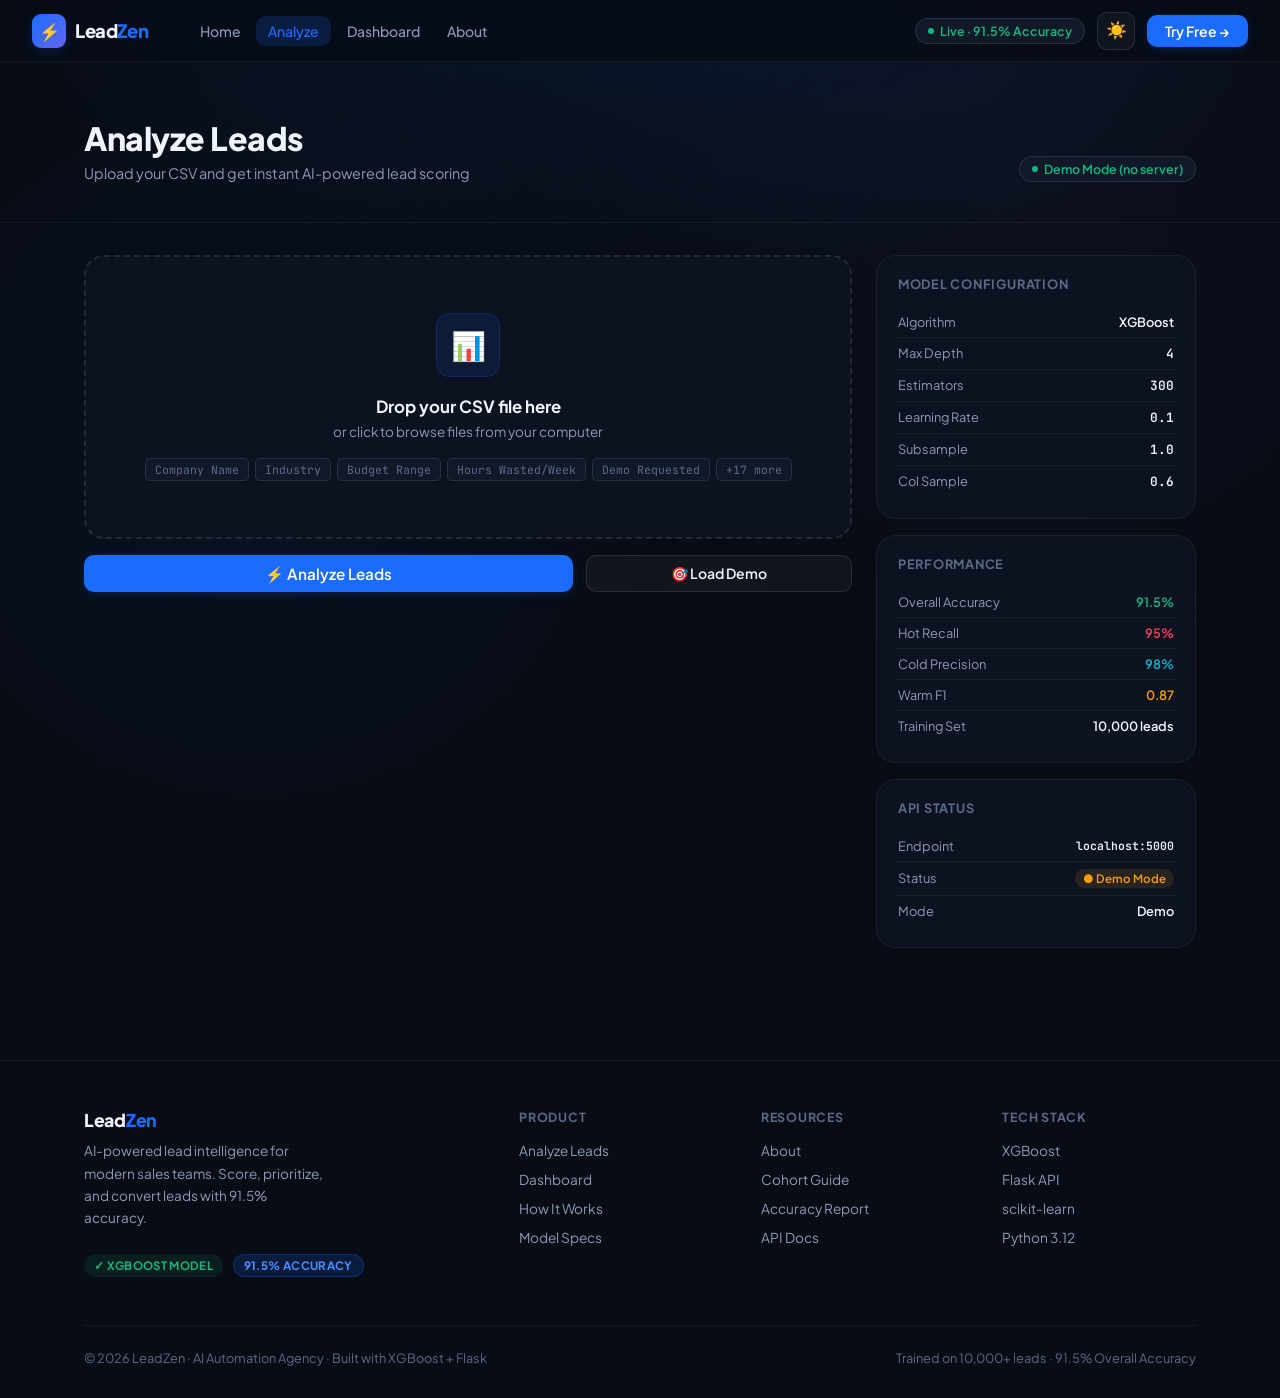
<file: analyze.html>
<!DOCTYPE html>
<html lang="en" data-theme="dark">
<head>
<meta charset="UTF-8" />
<meta name="viewport" content="width=device-width, initial-scale=1.0" />
<title>Analyze Leads — LeadZen</title>
<link rel="stylesheet" href="css/global.css" />
<style>
.page-header {
  padding: 3.5rem 0 2.5rem;
  border-bottom: 1px solid var(--border-subtle);
}
.page-header-inner {
  display: flex; align-items: flex-end; justify-content: space-between; flex-wrap: wrap; gap: 1rem;
}
.page-title { font-size: 2rem; font-weight: 800; letter-spacing: -0.5px; }
.page-desc  { color: var(--text-secondary); font-size: 0.9rem; margin-top: 0.35rem; }

/* Upload zone */
.analyze-layout {
  display: grid; grid-template-columns: 1fr 320px; gap: 1.5rem;
  padding: 2rem 0;
  align-items: start;
}
.analyze-layout > *:first-child { min-width: 0; }
.upload-zone {
  border: 2px dashed var(--border-default);
  border-radius: var(--r-xl); padding: 3.5rem 2rem;
  text-align: center; cursor: pointer; transition: all var(--t-mid);
  background: var(--card-bg); position: relative;
}
.upload-zone:hover, .upload-zone.drag-over {
  border-color: var(--brand); background: var(--brand-glow);
}
.upload-zone input[type="file"] { position: absolute; inset: 0; opacity: 0; cursor: pointer; width: 100%; height: 100%; }
.upload-zone-icon {
  width: 64px; height: 64px; border-radius: var(--r-lg);
  background: rgba(26,108,255,0.1); border: 1px solid rgba(26,108,255,0.2);
  display: flex; align-items: center; justify-content: center;
  font-size: 28px; margin: 0 auto 1.2rem;
}
.upload-zone-title { font-weight: 700; font-size: 1.05rem; margin-bottom: 0.4rem; }
.upload-zone-sub   { color: var(--text-secondary); font-size: 0.85rem; }
.upload-tags { display: flex; gap: 6px; justify-content: center; flex-wrap: wrap; margin-top: 1.1rem; }
.upload-tag {
  background: var(--bg-raised); border: 1px solid var(--border-default);
  border-radius: 5px; padding: 3px 9px;
  font-size: 0.72rem; color: var(--text-tertiary); font-family: 'JetBrains Mono', monospace;
}
.file-selected {
  display: none; margin-top: 1rem;
  background: var(--success-soft); border: 1px solid rgba(16,185,129,0.2);
  border-radius: var(--r-md); padding: 10px 14px;
  font-size: 0.84rem; color: var(--success);
  align-items: center; gap: 8px;
}
.file-selected.visible { display: flex; }

/* Config sidebar */
.config-sidebar { display: flex; flex-direction: column; gap: 1rem; }
.config-panel {
  background: var(--card-bg); border: 1px solid var(--border-subtle);
  border-radius: var(--r-xl); padding: 1.3rem;
}
.config-panel-title { font-size: 0.8rem; font-weight: 700; text-transform: uppercase; letter-spacing: 0.06em; color: var(--text-tertiary); margin-bottom: 0.9rem; }
.config-row { display: flex; justify-content: space-between; align-items: center; padding: 7px 0; border-bottom: 1px solid var(--border-subtle); }
.config-row:last-child { border-bottom: none; }
.config-key { font-size: 0.8rem; color: var(--text-secondary); }
.config-val { font-size: 0.8rem; font-weight: 600; }
.status-chip {
  display: inline-flex; align-items: center; gap: 5px;
  padding: 2px 8px; border-radius: var(--r-pill);
  font-size: 0.72rem; font-weight: 600;
}
.status-online  { background: var(--success-soft); color: var(--success); }
.status-offline { background: var(--hot-soft); color: var(--hot); }
.status-demo    { background: var(--warm-soft); color: var(--warm); }

/* Error */
.error-msg {
  display: none; margin-top: 0.8rem;
  background: var(--hot-soft); border: 1px solid var(--hot-border);
  border-radius: var(--r-md); padding: 10px 14px;
  font-size: 0.84rem; color: var(--hot);
  align-items: center; gap: 8px;
}
.error-msg.visible { display: flex; }

/* Results area */
#results-area { display: none; }
#results-area.visible { display: block; }

.results-topbar {
  display: flex; align-items: center; justify-content: space-between;
  flex-wrap: wrap; gap: 1rem;
  padding: 1.5rem 0 1rem;
  border-top: 1px solid var(--border-subtle);
  margin-top: 1rem;
}
.results-topbar-title { font-size: 1.1rem; font-weight: 800; }
.results-topbar-actions { display: flex; gap: 0.6rem; align-items: center; }

/* Summary strip */
.summary-strip {
  display: grid; grid-template-columns: repeat(4, 1fr); gap: 1rem; margin-bottom: 1.5rem;
}
.sum-card {
  background: var(--card-bg); border: 1px solid var(--border-subtle);
  border-radius: var(--r-lg); padding: 1.2rem 1.4rem;
  position: relative; overflow: hidden;
}
.sum-card::after {
  content: ''; position: absolute; top: 0; left: 0; right: 0; height: 3px;
  border-radius: 3px 3px 0 0;
}
.sum-card-total::after  { background: linear-gradient(90deg, var(--brand), #818cf8); }
.sum-card-hot::after    { background: var(--hot); }
.sum-card-warm::after   { background: var(--warm); }
.sum-card-cold::after   { background: var(--cold); }
.sum-label { font-size: 0.72rem; font-weight: 700; text-transform: uppercase; letter-spacing: 0.06em; color: var(--text-tertiary); margin-bottom: 0.4rem; }
.sum-value { font-size: 1.9rem; font-weight: 800; letter-spacing: -0.5px; line-height: 1; margin-bottom: 0.25rem; }
.sum-card-total .sum-value { color: var(--text-primary); }
.sum-card-hot  .sum-value  { color: var(--hot); }
.sum-card-warm .sum-value  { color: var(--warm); }
.sum-card-cold .sum-value  { color: var(--cold); }
.sum-pct { font-size: 0.78rem; color: var(--text-tertiary); }

/* Dist bar */
.dist-bar-section {
  background: var(--card-bg); border: 1px solid var(--border-subtle);
  border-radius: var(--r-lg); padding: 1.2rem 1.4rem;
  margin-bottom: 1.5rem;
}
.dist-bar-header { display: flex; justify-content: space-between; align-items: center; margin-bottom: 0.9rem; }
.dist-bar-legend { display: flex; gap: 1.2rem; flex-wrap: wrap; }
.dist-legend-item { display: flex; align-items: center; gap: 5px; font-size: 0.78rem; color: var(--text-secondary); }
.dist-legend-dot  { width: 8px; height: 8px; border-radius: 50%; }
.dist-bar-track   { display: flex; height: 10px; border-radius: var(--r-pill); overflow: hidden; gap: 2px; }
.dist-bar-seg     { height: 100%; transition: width 1.2s cubic-bezier(.4,0,.2,1); border-radius: var(--r-pill); }
.dist-bar-row     { display: flex; justify-content: space-between; margin-top: 6px; font-size: 0.74rem; color: var(--text-tertiary); }

/* Filter row */
.filter-bar { display: flex; gap: 0.6rem; flex-wrap: wrap; align-items: center; margin-bottom: 1rem; }
.filter-pill {
  padding: 5px 14px; border-radius: var(--r-pill);
  background: var(--card-bg); border: 1px solid var(--border-default);
  font-size: 0.8rem; font-weight: 500; color: var(--text-secondary);
  cursor: pointer; transition: all var(--t-fast);
}
.filter-pill:hover { border-color: var(--border-strong); color: var(--text-primary); }
.filter-pill.active-all  { background: rgba(26,108,255,0.1); border-color: rgba(26,108,255,0.3); color: var(--brand); }
.filter-pill.active-hot  { background: var(--hot-soft);  border-color: var(--hot-border);  color: var(--hot); }
.filter-pill.active-warm { background: var(--warm-soft); border-color: var(--warm-border); color: var(--warm); }
.filter-pill.active-cold { background: var(--cold-soft); border-color: var(--cold-border); color: var(--cold); }
.search-wrap { flex: 1; min-width: 180px; position: relative; }
.search-ico  { position: absolute; left: 10px; top: 50%; transform: translateY(-50%); font-size: 13px; color: var(--text-tertiary); }
.search-box  { width: 100%; padding: 6px 12px 6px 30px; background: var(--input-bg); border: 1px solid var(--border-default); border-radius: var(--r-pill); font-family: inherit; font-size: 0.82rem; color: var(--text-primary); outline: none; transition: border-color var(--t-fast); }
.search-box:focus { border-color: var(--brand); }
.search-box::placeholder { color: var(--text-tertiary); }

/* Results table wrapper */
.table-card { background: var(--card-bg); border: 1px solid var(--border-subtle); border-radius: var(--r-xl); overflow: hidden; }
.table-card-header { padding: 1rem 1.4rem; border-bottom: 1px solid var(--border-subtle); display: flex; align-items: center; justify-content: space-between; }
.table-card-title  { font-size: 0.9rem; font-weight: 700; }
.table-count { font-size: 0.78rem; background: var(--bg-raised); border: 1px solid var(--border-subtle); border-radius: var(--r-pill); padding: 2px 10px; color: var(--text-tertiary); }

/* Company cell */
.company-cell { display: flex; align-items: center; gap: 10px; }
.company-avatar {
  width: 32px; height: 32px; border-radius: 8px;
  display: flex; align-items: center; justify-content: center;
  font-size: 13px; font-weight: 800; flex-shrink: 0;
}
.company-name { font-weight: 600; font-size: 0.855rem; }
.company-industry { font-size: 0.72rem; color: var(--text-tertiary); }

/* Pagination */
.pagination { display: flex; justify-content: center; align-items: center; gap: 4px; padding: 1rem; border-top: 1px solid var(--border-subtle); }
.pg-btn {
  width: 32px; height: 32px; border-radius: var(--r-md);
  background: var(--bg-raised); border: 1px solid var(--border-subtle);
  color: var(--text-secondary); font-size: 0.8rem; cursor: pointer; transition: all var(--t-fast);
  display: flex; align-items: center; justify-content: center;
}
.pg-btn:hover:not(:disabled) { border-color: var(--brand); color: var(--brand); }
.pg-btn.active { background: rgba(26,108,255,0.1); border-color: rgba(26,108,255,0.3); color: var(--brand); font-weight: 700; }
.pg-btn:disabled { opacity: 0.3; cursor: not-allowed; }

/* Detail modal */
.modal-lead-header {
  display: flex; align-items: center; gap: 12px; margin-bottom: 1.5rem;
}
.modal-avatar {
  width: 48px; height: 48px; border-radius: 12px;
  display: flex; align-items: center; justify-content: center;
  font-size: 20px; font-weight: 800; flex-shrink: 0;
}
.modal-prob-section { margin-bottom: 1.5rem; }
.modal-prob-title { font-size: 0.78rem; font-weight: 700; text-transform: uppercase; letter-spacing: 0.06em; color: var(--text-tertiary); margin-bottom: 0.8rem; }
.modal-prob-row { display: flex; align-items: center; gap: 10px; margin-bottom: 8px; }
.modal-prob-label { width: 40px; font-size: 0.8rem; color: var(--text-secondary); }
.modal-prob-track { flex: 1; height: 8px; background: var(--bg-overlay); border-radius: 4px; overflow: hidden; }
.modal-prob-fill  { height: 100%; border-radius: 4px; }
.modal-prob-pct   { width: 38px; text-align: right; font-size: 0.78rem; font-weight: 600; color: var(--text-secondary); }
.modal-fields-grid { display: grid; grid-template-columns: 1fr 1fr; gap: 0.75rem; }
.modal-field-item { padding: 0.7rem; background: var(--bg-raised); border-radius: var(--r-md); }
.modal-field-key  { font-size: 0.7rem; font-weight: 700; text-transform: uppercase; letter-spacing: 0.06em; color: var(--text-tertiary); margin-bottom: 3px; }
.modal-field-val  { font-size: 0.85rem; font-weight: 600; }

@media (max-width: 900px) {
  .analyze-layout { grid-template-columns: 1fr; }
  .summary-strip { grid-template-columns: repeat(2, 1fr); }
}
@media (max-width: 560px) {
  .summary-strip { grid-template-columns: 1fr 1fr; }
  .data-table th:nth-child(n+5), .data-table td:nth-child(n+5) { display: none; }
  .modal-fields-grid { grid-template-columns: 1fr; }
}
</style>
</head>
<body>
<div id="nav-placeholder"></div>
<div class="page-wrapper">

<div class="page-header">
  <div class="container">
    <div class="page-header-inner">
      <div>
        <h1 class="page-title">Analyze Leads</h1>
        <div class="page-desc">Upload your CSV and get instant AI-powered lead scoring</div>
      </div>
      <div class="stat-chip">
        <span class="stat-chip-dot"></span>
        <span class="stat-chip-live" id="serverStatus">Checking server…</span>
      </div>
    </div>
  </div>
</div>

<div class="container">
  <div class="analyze-layout">
    <!-- LEFT: Upload -->
    <div>
      <div class="upload-zone" id="uploadZone">
        <input type="file" id="fileInput" accept=".csv" />
        <div class="upload-zone-icon">📊</div>
        <div class="upload-zone-title">Drop your CSV file here</div>
        <div class="upload-zone-sub">or click to browse files from your computer</div>
        <div class="upload-tags">
          <span class="upload-tag">Company Name</span>
          <span class="upload-tag">Industry</span>
          <span class="upload-tag">Budget Range</span>
          <span class="upload-tag">Hours Wasted/Week</span>
          <span class="upload-tag">Demo Requested</span>
          <span class="upload-tag">+17 more</span>
        </div>
      </div>

      <div class="file-selected" id="fileSelected">
        <span>✅</span><span id="fileSelectedText"></span>
      </div>
      <div class="error-msg" id="errorMsg">
        <span>⚠️</span><span id="errorText"></span>
      </div>

      <div style="display:flex;gap:0.8rem;margin-top:1rem;flex-wrap:wrap">
        <button class="btn btn-primary" id="analyzeBtn" onclick="runAnalysis()" style="flex:2;min-width:180px;padding:11px 20px;font-size:0.95rem">
          <span class="spinner"></span>
          <span class="btn-label">⚡ Analyze Leads</span>
        </button>
        <button class="btn btn-secondary" onclick="loadDemo()" style="flex:1;min-width:130px">
          🎯 Load Demo
        </button>
      </div>
    </div>

    <!-- RIGHT: Config -->
    <div class="config-sidebar">
      <div class="config-panel">
        <div class="config-panel-title">Model Configuration</div>
        <div class="config-row"><span class="config-key">Algorithm</span><span class="config-val">XGBoost</span></div>
        <div class="config-row"><span class="config-key">Max Depth</span><span class="config-val font-mono">4</span></div>
        <div class="config-row"><span class="config-key">Estimators</span><span class="config-val font-mono">300</span></div>
        <div class="config-row"><span class="config-key">Learning Rate</span><span class="config-val font-mono">0.1</span></div>
        <div class="config-row"><span class="config-key">Subsample</span><span class="config-val font-mono">1.0</span></div>
        <div class="config-row"><span class="config-key">Col Sample</span><span class="config-val font-mono">0.6</span></div>
      </div>
      <div class="config-panel">
        <div class="config-panel-title">Performance</div>
        <div class="config-row"><span class="config-key">Overall Accuracy</span><span class="config-val text-success">91.5%</span></div>
        <div class="config-row"><span class="config-key">Hot Recall</span><span class="config-val" style="color:var(--hot)">95%</span></div>
        <div class="config-row"><span class="config-key">Cold Precision</span><span class="config-val" style="color:var(--cold)">98%</span></div>
        <div class="config-row"><span class="config-key">Warm F1</span><span class="config-val" style="color:var(--warm)">0.87</span></div>
        <div class="config-row"><span class="config-key">Training Set</span><span class="config-val">10,000 leads</span></div>
      </div>
      <div class="config-panel">
        <div class="config-panel-title">API Status</div>
        <div class="config-row"><span class="config-key">Endpoint</span><span class="config-val font-mono" style="font-size:0.72rem">localhost:5000</span></div>
        <div class="config-row"><span class="config-key">Status</span><span id="apiStatusChip" class="status-chip status-offline">● Offline</span></div>
        <div class="config-row"><span class="config-key">Mode</span><span id="apiMode" class="config-val">—</span></div>
      </div>
    </div>
  </div>

  <!-- RESULTS -->
  <div id="results-area">
    <div class="results-topbar">
      <div class="results-topbar-title">📊 Analysis Results <span class="text-faint" id="resultsFilename" style="font-weight:400;font-size:0.85rem"></span></div>
      <div class="results-topbar-actions">
        <button class="btn btn-secondary btn-sm" onclick="downloadCSV()">⬇ Export CSV</button>
        <button class="btn btn-ghost btn-sm"     onclick="clearResults()">✕ Clear</button>
      </div>
    </div>

    <!-- Summary -->
    <div class="summary-strip">
      <div class="sum-card sum-card-total">
        <div class="sum-label">Total Leads</div>
        <div class="sum-value" id="sumTotal">0</div>
        <div class="sum-pct">Analyzed</div>
      </div>
      <div class="sum-card sum-card-hot">
        <div class="sum-label">🔥 Hot</div>
        <div class="sum-value" id="sumHot">0</div>
        <div class="sum-pct" id="sumHotPct">—</div>
      </div>
      <div class="sum-card sum-card-warm">
        <div class="sum-label">🌡️ Warm</div>
        <div class="sum-value" id="sumWarm">0</div>
        <div class="sum-pct" id="sumWarmPct">—</div>
      </div>
      <div class="sum-card sum-card-cold">
        <div class="sum-label">❄️ Cold</div>
        <div class="sum-value" id="sumCold">0</div>
        <div class="sum-pct" id="sumColdPct">—</div>
      </div>
    </div>

    <!-- Dist bar -->
    <div class="dist-bar-section">
      <div class="dist-bar-header">
        <div style="font-size:0.88rem;font-weight:700">Lead Distribution</div>
        <div class="dist-bar-legend">
          <div class="dist-legend-item"><div class="dist-legend-dot" style="background:var(--hot)"></div>Hot</div>
          <div class="dist-legend-item"><div class="dist-legend-dot" style="background:var(--warm)"></div>Warm</div>
          <div class="dist-legend-item"><div class="dist-legend-dot" style="background:var(--cold)"></div>Cold</div>
        </div>
      </div>
      <div class="dist-bar-track">
        <div class="dist-bar-seg" id="dbarHot"  style="background:var(--hot);width:0%"></div>
        <div class="dist-bar-seg" id="dbarWarm" style="background:var(--warm);width:0%"></div>
        <div class="dist-bar-seg" id="dbarCold" style="background:var(--cold);width:0%"></div>
      </div>
      <div class="dist-bar-row">
        <span id="dbarHotLbl">Hot 0%</span>
        <span id="dbarWarmLbl">Warm 0%</span>
        <span id="dbarColdLbl">Cold 0%</span>
      </div>
    </div>

    <!-- Filters -->
    <div class="filter-bar">
      <button class="filter-pill active-all" id="fpAll"  onclick="setFilter('All',this)">All</button>
      <button class="filter-pill"            id="fpHot"  onclick="setFilter('Hot',this)">🔥 Hot</button>
      <button class="filter-pill"            id="fpWarm" onclick="setFilter('Warm',this)">🌡️ Warm</button>
      <button class="filter-pill"            id="fpCold" onclick="setFilter('Cold',this)">❄️ Cold</button>
      <div class="search-wrap">
        <span class="search-ico">🔍</span>
        <input class="search-box" type="text" id="searchBox" placeholder="Search company…" oninput="applyFilters()">
      </div>
    </div>

    <!-- Table -->
    <div class="table-card">
      <div class="table-card-header">
        <div class="table-card-title">Lead Intelligence Report</div>
        <div class="table-count" id="tableCount">0 results</div>
      </div>
      <div class="table-wrap">
        <table class="data-table">
          <thead>
            <tr>
              <th>#</th>
              <th>Company</th>
              <th>Cohort</th>
              <th>Confidence</th>
              <th>Revenue</th>
              <th>Location</th>
              <th>Timeline</th>
              <th></th>
            </tr>
          </thead>
          <tbody id="tableBody"></tbody>
        </table>
      </div>
      <div class="pagination" id="pagination"></div>
    </div>
  </div><!-- /results -->
</div>

</div><!-- /page-wrapper -->
<div id="footer-placeholder"></div>

<!-- DETAIL MODAL -->
<div class="modal-backdrop" id="detailModal">
  <div class="modal-box">
    <div class="modal-head">
      <div class="modal-head-title" id="modalCompanyName">Lead Details</div>
      <button class="modal-close-btn" data-modal-close>✕</button>
    </div>
    <div style="padding:1.5rem" id="modalContent"></div>
  </div>
</div>

<script src="js/shared.js"></script>
<script src="js/layout.js"></script>
<script>
NavFooter.render('analyze');

const API = 'http://localhost:5000';
let allResults = [], filtered = [], currentFilter = 'All', page = 1;
const PAGE = 20;

// Check API health
async function checkAPI() {
  try {
    const r = await fetch(`${API}/api/health`, { signal: AbortSignal.timeout(3000) });
    if (r.ok) {
      const d = await r.json();
      document.getElementById('apiStatusChip').className = 'status-chip status-online';
      document.getElementById('apiStatusChip').textContent = '● Online';
      document.getElementById('apiMode').textContent = d.mode || 'PRE-TRAINED';
      document.getElementById('serverStatus').textContent = 'API Online · XGBoost Ready';
    }
  } catch {
    document.getElementById('apiStatusChip').className = 'status-chip status-demo';
    document.getElementById('apiStatusChip').textContent = '● Demo Mode';
    document.getElementById('apiMode').textContent = 'Demo';
    document.getElementById('serverStatus').textContent = 'Demo Mode (no server)';
  }
}
checkAPI();

// File handling
const zone = document.getElementById('uploadZone');
zone.addEventListener('dragover', e => { e.preventDefault(); zone.classList.add('drag-over'); });
zone.addEventListener('dragleave', () => zone.classList.remove('drag-over'));
zone.addEventListener('drop', e => {
  e.preventDefault(); zone.classList.remove('drag-over');
  const f = e.dataTransfer.files[0];
  if (f) { document.getElementById('fileInput').files = e.dataTransfer.files; showFile(f); }
});
document.getElementById('fileInput').addEventListener('change', e => { if (e.target.files[0]) showFile(e.target.files[0]); });
function showFile(f) {
  document.getElementById('fileSelectedText').textContent = `${f.name} — ${(f.size/1024).toFixed(1)} KB ready`;
  document.getElementById('fileSelected').classList.add('visible');
  hideError();
}

async function runAnalysis() {
  const fi = document.getElementById('fileInput');
  if (!fi.files[0]) { showError('Please select a CSV file first, or click "Load Demo".'); return; }
  const btn = document.getElementById('analyzeBtn');
  btn.classList.add('loading'); btn.disabled = true; hideError();
  const form = new FormData();
  form.append('file', fi.files[0]);
  try {
    const res = await fetch(`${API}/api/predict`, { method: 'POST', body: form });
    const d = await res.json();
    if (!res.ok) throw new Error(d.error || 'Server error');
    renderResults(d.results, d.distribution, d.total, d.filename);
    Toast.show('Analysis complete', 'success', `${d.total} leads scored`);
  } catch(e) {
    showError(`Backend not reachable: ${e.message}. Click "Load Demo" to preview with sample data.`);
  } finally {
    btn.classList.remove('loading'); btn.disabled = false;
  }
}

function loadDemo() {
  const companies = ['Apex Solutions','BrightWave Tech','ClearPath AI','DeltaSync Corp',
    'EchoVault Inc','FutureLabs','GrowthHive','HorizonCore','InnovateCo','JetStream',
    'KeyLogic','LaunchPad Pro','MomentumAI','NexaGroup','Orion Systems',
    'PeakFlow Ltd','QuantumEdge','RiseForce','ScaleUp Ltd','TurboLead',
    'UltraMetrics','VelocityX','WarpDrive','XcelData','YieldMaster',
    'ZenTech','AlphaBase','BetaWorks','CloudFirst','DataPulse'];
  const inds = ['SaaS','Healthcare','Finance','Legal','E-Commerce','Manufacturing','Real Estate','Education'];
  const locs = ['North America','Europe','LATAM','Asia-Pacific','Middle East'];
  const revs = ['<$1M','$1M-$5M','$5M-$20M','$20M-$100M','$100M+'];
  const tls  = ['Immediate','1-3 month','3-6 month','Later'];
  const pool = ['Hot','Hot','Hot','Hot','Warm','Warm','Warm','Cold','Cold','Cold'];
  const results = companies.map((name,i) => {
    const cohort = pool[i % pool.length];
    const conf = cohort==='Hot'?75+Math.random()*23:cohort==='Warm'?60+Math.random()*22:65+Math.random()*25;
    return {
      id:i+1, company_name:name, predicted_cohort:cohort,
      confidence: Math.round(conf*10)/10,
      prob_hot:  cohort==='Hot'  ? Math.round(conf*10)/10 : Math.round(Math.random()*20*10)/10,
      prob_warm: cohort==='Warm' ? Math.round(conf*10)/10 : Math.round(Math.random()*25*10)/10,
      prob_cold: cohort==='Cold' ? Math.round(conf*10)/10 : Math.round(Math.random()*18*10)/10,
      industry: inds[i%inds.length], company_size: ['1-10','11-50','51-200','201-500'][i%4],
      annual_revenue: revs[i%revs.length], location: locs[i%locs.length],
      budget_range: `${(Math.floor(Math.random()*90)+10)*1000}`,
      hours_wasted: Math.floor(Math.random()*80)+5,
      demo_requested: Math.random()>0.5?'Yes':'No',
      decision_authority: Math.random()>0.5?'Yes':'No',
      timeline: tls[i%tls.length], actual_cohort: null
    };
  });
  const dist = {Hot:0,Warm:0,Cold:0};
  results.forEach(r=>dist[r.predicted_cohort]++);
  renderResults(results, dist, results.length, 'demo_sample.csv');
  document.getElementById('fileSelectedText').textContent = 'demo_sample.csv — 30 sample records';
  document.getElementById('fileSelected').classList.add('visible');
  Toast.show('Demo data loaded', 'info', '30 sample leads ready');
}

function renderResults(results, dist, total, filename='') {
  allResults = results;
  currentFilter = 'All'; page = 1;
  document.getElementById('resultsFilename').textContent = filename ? `· ${filename}` : '';
  document.getElementById('sumTotal').textContent = total;
  document.getElementById('sumHot').textContent  = dist.Hot;
  document.getElementById('sumWarm').textContent = dist.Warm;
  document.getElementById('sumCold').textContent = dist.Cold;
  document.getElementById('sumHotPct').textContent  = pct(dist.Hot,total);
  document.getElementById('sumWarmPct').textContent = pct(dist.Warm,total);
  document.getElementById('sumColdPct').textContent = pct(dist.Cold,total);
  const hp=+(dist.Hot/total*100).toFixed(1), wp=+(dist.Warm/total*100).toFixed(1), cp=+(dist.Cold/total*100).toFixed(1);
  setTimeout(()=>{
    document.getElementById('dbarHot').style.width  = hp+'%';
    document.getElementById('dbarWarm').style.width = wp+'%';
    document.getElementById('dbarCold').style.width = cp+'%';
  },100);
  document.getElementById('dbarHotLbl').textContent  = `Hot ${hp}%`;
  document.getElementById('dbarWarmLbl').textContent = `Warm ${wp}%`;
  document.getElementById('dbarColdLbl').textContent = `Cold ${cp}%`;
  document.getElementById('results-area').classList.add('visible');
  document.getElementById('results-area').scrollIntoView({behavior:'smooth',block:'start'});
  applyFilters();
}

function pct(n, total) { return `${(n/total*100).toFixed(1)}% of total`; }

let activeFilterBtn = null;
function setFilter(f, btn) {
  currentFilter = f; page = 1;
  document.querySelectorAll('.filter-pill').forEach(b => b.className = 'filter-pill');
  btn.classList.add(`active-${f.toLowerCase()}`);
  applyFilters();
}
function applyFilters() {
  const q = document.getElementById('searchBox').value.toLowerCase();
  filtered = allResults.filter(r => {
    const mf = currentFilter==='All' || r.predicted_cohort===currentFilter;
    const ms = !q || r.company_name.toLowerCase().includes(q);
    return mf && ms;
  });
  page = 1; renderTable();
}

function renderTable() {
  const start = (page-1)*PAGE;
  const slice = filtered.slice(start, start+PAGE);
  document.getElementById('tableCount').textContent = `${filtered.length} results`;
  const avatarBg = { Hot:'rgba(244,63,94,0.15)', Warm:'rgba(245,158,11,0.15)', Cold:'rgba(6,182,212,0.12)' };
  const avatarFg = { Hot:'var(--hot)', Warm:'var(--warm)', Cold:'var(--cold)' };
  document.getElementById('tableBody').innerHTML = slice.map((r,i) => `
    <tr>
      <td class="text-faint">${start+i+1}</td>
      <td>
        <div class="company-cell">
          <div class="company-avatar" style="background:${avatarBg[r.predicted_cohort]};color:${avatarFg[r.predicted_cohort]}">${r.company_name[0]}</div>
          <div>
            <div class="company-name">${r.company_name}</div>
            <div class="company-industry">${r.industry}</div>
          </div>
        </div>
      </td>
      <td><span class="badge badge-${r.predicted_cohort.toLowerCase()}"><span class="badge-dot" style="background:${avatarFg[r.predicted_cohort]}"></span>${r.predicted_cohort}</span></td>
      <td>
        <div class="conf-bar">
          <div class="conf-track"><div class="conf-fill" style="width:${r.confidence}%"></div></div>
          <span class="conf-label">${r.confidence}%</span>
        </div>
      </td>
      <td class="text-muted">${r.annual_revenue||'—'}</td>
      <td class="text-muted">${r.location||'—'}</td>
      <td class="text-muted">${r.timeline||'—'}</td>
      <td><button class="btn btn-secondary btn-sm" onclick='showDetail(${JSON.stringify(r).replace(/'/g,"&#39;")})'>View</button></td>
    </tr>`).join('');
  renderPagination();
}

function renderPagination() {
  const total = Math.ceil(filtered.length/PAGE);
  const pg = document.getElementById('pagination');
  if (total<=1){pg.innerHTML='';return;}
  let h = `<button class="pg-btn" onclick="changePage(${page-1})" ${page===1?'disabled':''}>‹</button>`;
  for(let i=1;i<=total;i++){
    if(i===1||i===total||Math.abs(i-page)<=1) h+=`<button class="pg-btn ${i===page?'active':''}" onclick="changePage(${i})">${i}</button>`;
    else if(Math.abs(i-page)===2) h+=`<span style="padding:0 4px;color:var(--text-tertiary)">…</span>`;
  }
  h+=`<button class="pg-btn" onclick="changePage(${page+1})" ${page===total?'disabled':''}>›</button>`;
  pg.innerHTML = h;
}
function changePage(p) {
  const max = Math.ceil(filtered.length/PAGE);
  if(p<1||p>max)return;
  page=p; renderTable();
  document.querySelector('.table-card').scrollIntoView({behavior:'smooth',block:'nearest'});
}

function showDetail(r) {
  const fg = { Hot:'var(--hot)', Warm:'var(--warm)', Cold:'var(--cold)' };
  const bg = { Hot:'rgba(244,63,94,0.15)', Warm:'rgba(245,158,11,0.15)', Cold:'rgba(6,182,212,0.12)' };
  document.getElementById('modalCompanyName').textContent = r.company_name;
  document.getElementById('modalContent').innerHTML = `
    <div class="modal-lead-header">
      <div class="modal-avatar" style="background:${bg[r.predicted_cohort]};color:${fg[r.predicted_cohort]}">${r.company_name[0]}</div>
      <div>
        <div style="font-size:1rem;font-weight:800;color:${fg[r.predicted_cohort]}">${r.predicted_cohort==='Hot'?'🔥':r.predicted_cohort==='Warm'?'🌡️':'❄️'} ${r.predicted_cohort} Lead</div>
        <div style="font-size:0.82rem;color:var(--text-secondary)">${r.industry} · ${r.company_size} employees · ${r.location}</div>
      </div>
      <span class="badge badge-${r.predicted_cohort.toLowerCase()}" style="margin-left:auto">${r.confidence}% confidence</span>
    </div>
    <div class="modal-prob-section">
      <div class="modal-prob-title">Probability Breakdown</div>
      ${[['Hot','var(--hot)',r.prob_hot],['Warm','var(--warm)',r.prob_warm],['Cold','var(--cold)',r.prob_cold]].map(([lbl,clr,val])=>`
        <div class="modal-prob-row">
          <span class="modal-prob-label">${lbl}</span>
          <div class="modal-prob-track"><div class="modal-prob-fill" style="width:${val}%;background:${clr}"></div></div>
          <span class="modal-prob-pct">${val}%</span>
        </div>`).join('')}
    </div>
    <div class="modal-fields-grid">
      ${[
        ['Annual Revenue', r.annual_revenue],
        ['Budget Range', r.budget_range ? `$${Number(r.budget_range).toLocaleString()}` : '—'],
        ['Company Size', r.company_size],
        ['Hours Wasted/Wk', r.hours_wasted],
        ['Demo Requested', r.demo_requested],
        ['Decision Authority', r.decision_authority],
        ['Timeline', r.timeline],
        ['Actual Cohort', r.actual_cohort || 'Not provided'],
      ].map(([k,v])=>`
        <div class="modal-field-item">
          <div class="modal-field-key">${k}</div>
          <div class="modal-field-val">${v||'—'}</div>
        </div>`).join('')}
    </div>`;
  Modal.open('detailModal');
}

function downloadCSV() {
  if(!allResults.length){Toast.show('No results to export','error');return;}
  const headers = ['id','company_name','predicted_cohort','confidence','prob_hot','prob_warm','prob_cold','industry','company_size','annual_revenue','location','timeline'];
  const rows = allResults.map(r=>headers.map(h=>`"${r[h]??''}"`).join(','));
  const csv = [headers.join(','), ...rows].join('\n');
  const a = document.createElement('a');
  a.href = 'data:text/csv;charset=utf-8,' + encodeURIComponent(csv);
  a.download = 'leadzen_results.csv'; a.click();
  Toast.show('CSV exported', 'success');
}

function clearResults() {
  document.getElementById('results-area').classList.remove('visible');
  allResults=[]; filtered=[];
  Toast.show('Results cleared','info');
}

function showError(m) { document.getElementById('errorText').textContent=m; document.getElementById('errorMsg').classList.add('visible'); }
function hideError()  { document.getElementById('errorMsg').classList.remove('visible'); }
</script>
</body>
</html>
</file>
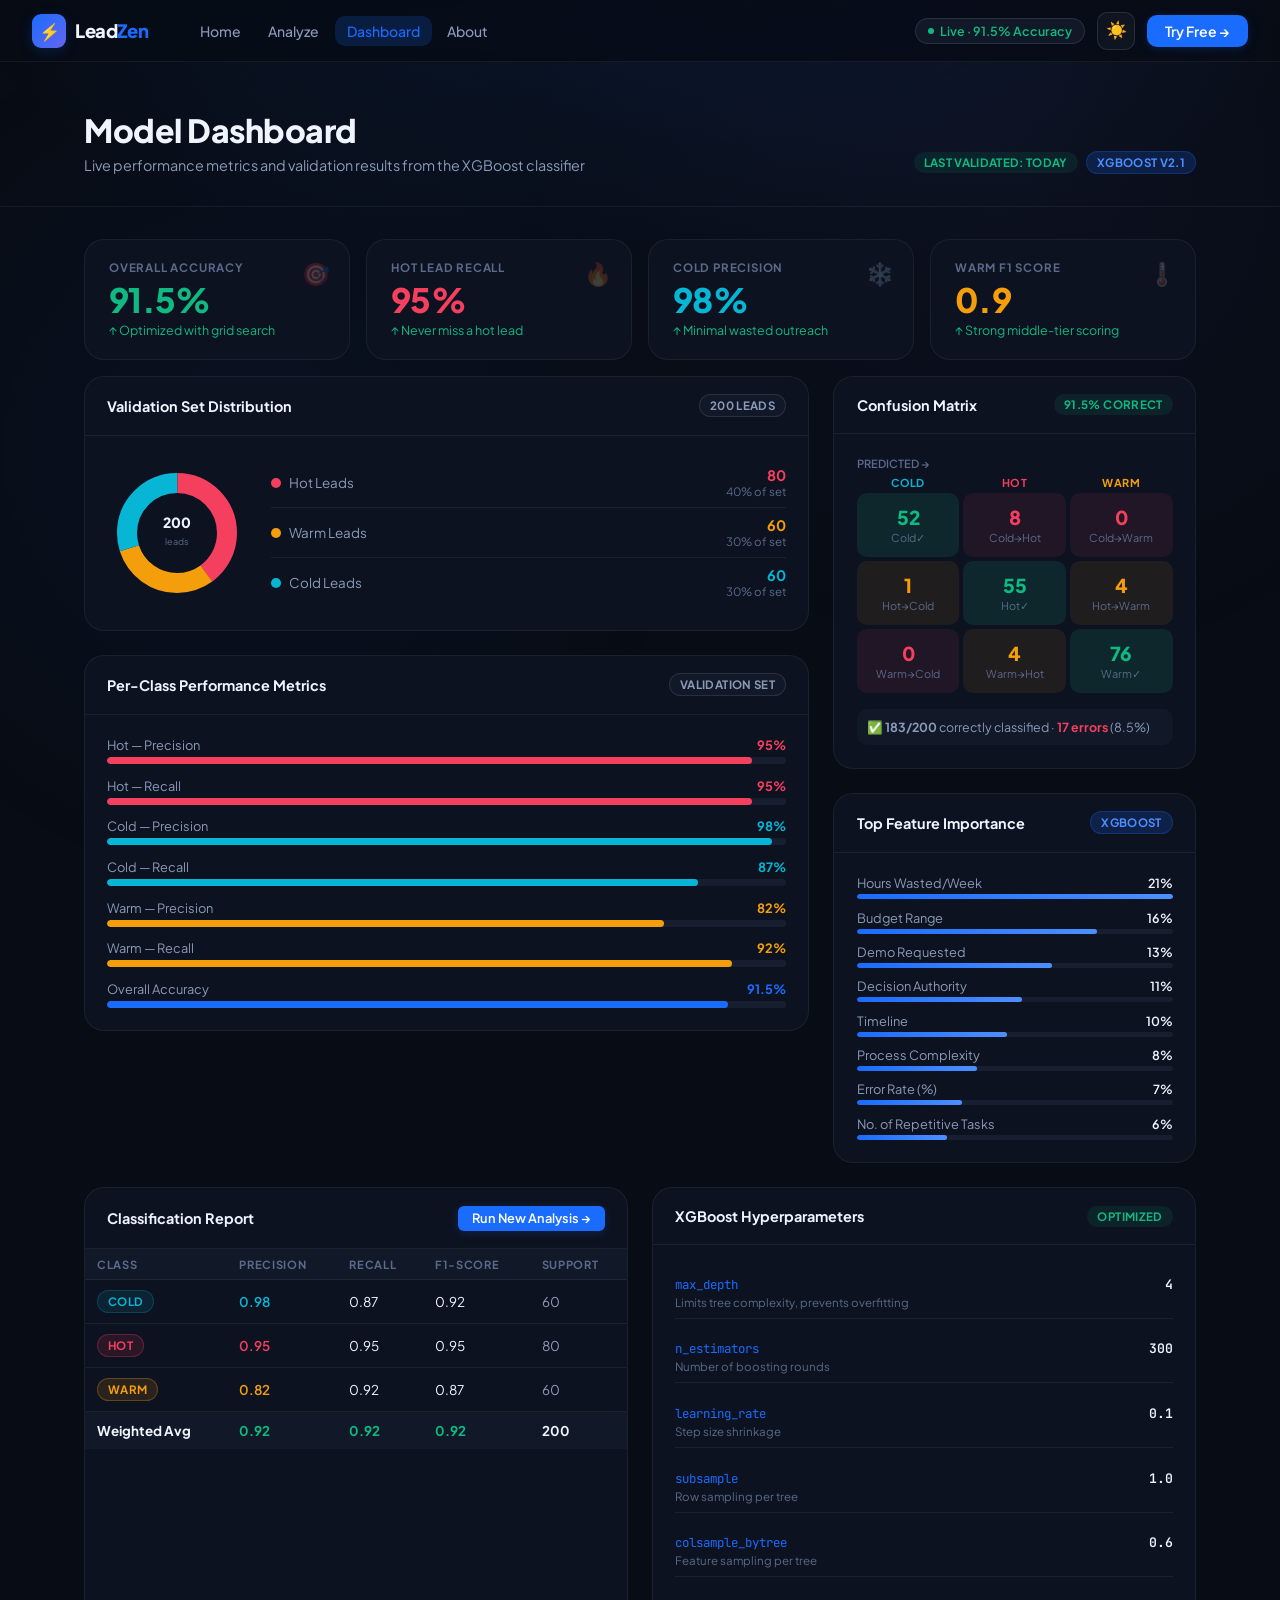
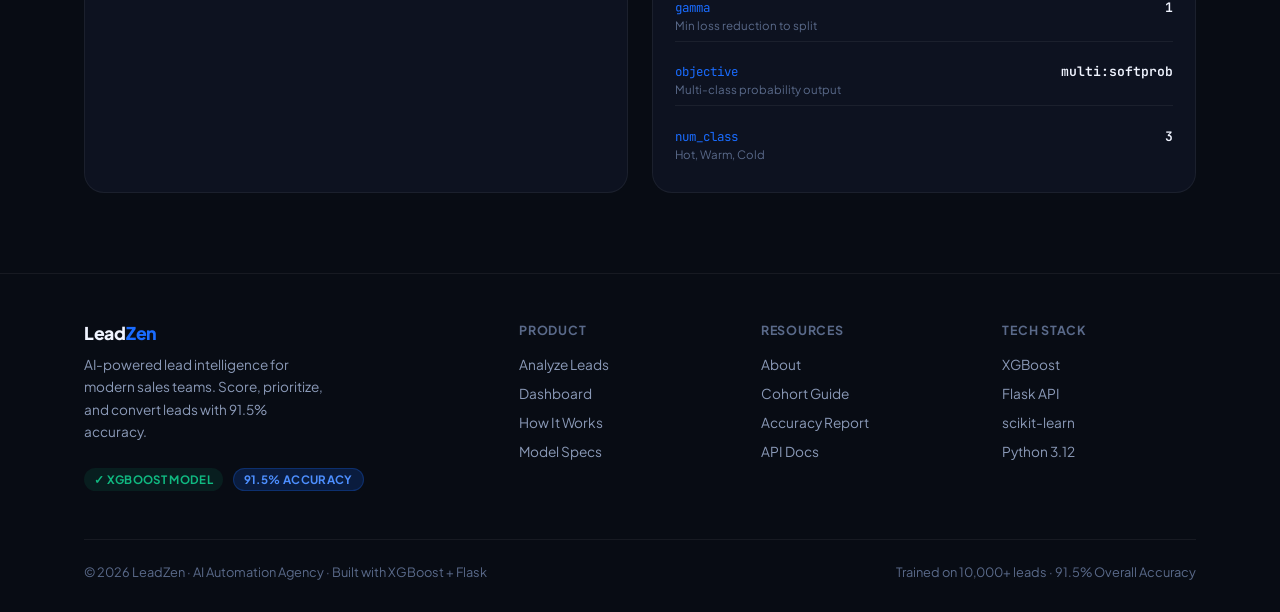
<file: dashboard.html>
<!DOCTYPE html>
<html lang="en" data-theme="dark">
<head>
<meta charset="UTF-8" />
<meta name="viewport" content="width=device-width, initial-scale=1.0" />
<title>Dashboard — LeadZen</title>
<link rel="stylesheet" href="css/global.css" />
<style>
.page-header { padding: 3rem 0 2rem; border-bottom: 1px solid var(--border-subtle); }
.page-title  { font-size: 2rem; font-weight: 800; letter-spacing: -0.5px; }
.page-desc   { color: var(--text-secondary); font-size: 0.9rem; margin-top: 0.35rem; }

.dashboard-grid {
  display: grid;
  grid-template-columns: repeat(4, 1fr);
  gap: 1rem;
  padding: 2rem 0 1rem;
}
.kpi-card {
  background: var(--card-bg); border: 1px solid var(--border-subtle);
  border-radius: var(--r-xl); padding: 1.3rem 1.5rem;
  position: relative; overflow: hidden;
}
.kpi-label { font-size: 0.72rem; font-weight: 700; text-transform: uppercase; letter-spacing: 0.07em; color: var(--text-tertiary); margin-bottom: 0.5rem; }
.kpi-value { font-size: 2.1rem; font-weight: 800; letter-spacing: -0.7px; line-height: 1; margin-bottom: 0.3rem; }
.kpi-trend { font-size: 0.78rem; display: flex; align-items: center; gap: 4px; }
.kpi-trend-up   { color: var(--success); }
.kpi-trend-down { color: var(--hot); }
.kpi-icon { position: absolute; right: 1.2rem; top: 1.2rem; font-size: 1.4rem; opacity: 0.2; }

.main-grid {
  display: grid; grid-template-columns: 2fr 1fr; gap: 1.5rem;
  margin-bottom: 1.5rem;
}
.chart-card {
  background: var(--card-bg); border: 1px solid var(--border-subtle);
  border-radius: var(--r-xl); overflow: hidden;
}
.chart-header {
  padding: 1.1rem 1.4rem; border-bottom: 1px solid var(--border-subtle);
  display: flex; align-items: center; justify-content: space-between;
}
.chart-title { font-size: 0.9rem; font-weight: 700; }
.chart-body  { padding: 1.4rem; }

/* Donut chart (SVG) */
.donut-wrap { display: flex; align-items: center; gap: 1.5rem; }
.donut-svg  { flex-shrink: 0; }
.donut-legend { flex: 1; }
.donut-leg-item { display: flex; align-items: center; justify-content: space-between; padding: 8px 0; border-bottom: 1px solid var(--border-subtle); }
.donut-leg-item:last-child { border-bottom: none; }
.donut-leg-left { display: flex; align-items: center; gap: 8px; }
.donut-leg-dot { width: 10px; height: 10px; border-radius: 50%; flex-shrink: 0; }
.donut-leg-label { font-size: 0.84rem; color: var(--text-secondary); }
.donut-leg-right { display: flex; flex-direction: column; align-items: flex-end; }
.donut-leg-val { font-size: 0.9rem; font-weight: 700; }
.donut-leg-pct { font-size: 0.72rem; color: var(--text-tertiary); }

/* Bar chart */
.bar-chart { display: flex; flex-direction: column; gap: 0.85rem; }
.bar-row { display: flex; flex-direction: column; gap: 4px; }
.bar-row-header { display: flex; justify-content: space-between; align-items: baseline; }
.bar-row-label  { font-size: 0.8rem; color: var(--text-secondary); }
.bar-row-val    { font-size: 0.8rem; font-weight: 700; }
.bar-track { height: 7px; background: var(--bg-overlay); border-radius: 4px; overflow: hidden; }
.bar-fill  { height: 100%; border-radius: 4px; transition: width 1.2s cubic-bezier(.4,0,.2,1); }

/* Confusion matrix */
.matrix-grid {
  display: grid; grid-template-columns: 1fr 1fr 1fr; gap: 4px;
}
.matrix-cell {
  padding: 12px; text-align: center; border-radius: var(--r-md);
  background: var(--bg-raised);
}
.matrix-cell-val  { font-size: 1.2rem; font-weight: 800; }
.matrix-cell-lbl  { font-size: 0.68rem; color: var(--text-tertiary); margin-top: 2px; }
.matrix-cell.match { background: rgba(16,185,129,0.12); }
.matrix-cell.match .matrix-cell-val { color: var(--success); }
.matrix-cell.near  { background: rgba(245,158,11,0.08); }
.matrix-cell.near  .matrix-cell-val { color: var(--warm); }
.matrix-cell.miss  { background: rgba(244,63,94,0.08); }
.matrix-cell.miss  .matrix-cell-val { color: var(--hot); }
.matrix-labels { display: grid; grid-template-columns: 1fr 1fr 1fr; gap: 4px; margin-bottom: 4px; }
.matrix-label  { font-size: 0.68rem; text-align: center; color: var(--text-tertiary); font-weight: 700; text-transform: uppercase; letter-spacing: 0.04em; }

/* Accuracy timeline */
.timeline-chart { position: relative; height: 120px; }
.tl-svg { width: 100%; height: 100%; }

/* Feature importance */
.feature-list { display: flex; flex-direction: column; gap: 0.65rem; }
.feature-item { }
.feature-name-row { display: flex; justify-content: space-between; margin-bottom: 3px; }
.feature-name-lbl { font-size: 0.8rem; color: var(--text-secondary); }
.feature-name-val { font-size: 0.78rem; font-weight: 600; color: var(--text-primary); }
.feature-bar { height: 5px; background: var(--bg-overlay); border-radius: 3px; overflow: hidden; }
.feature-fill { height: 100%; border-radius: 3px; background: linear-gradient(90deg, var(--brand), var(--brand-light)); transition: width 1.2s ease; }

/* Validation report table */
.vr-table { width: 100%; border-collapse: collapse; }
.vr-table th { padding: 8px 12px; font-size: 0.7rem; text-transform: uppercase; letter-spacing: 0.06em; color: var(--text-tertiary); background: var(--bg-raised); border-bottom: 1px solid var(--border-subtle); text-align: left; }
.vr-table td { padding: 10px 12px; font-size: 0.84rem; border-bottom: 1px solid var(--border-subtle); }
.vr-table tr:last-child td { border-bottom: none; font-weight: 700; }

@media (max-width: 1000px) { .main-grid { grid-template-columns: 1fr; } }
@media (max-width: 768px)  { .dashboard-grid { grid-template-columns: repeat(2,1fr); } }
@media (max-width: 460px)  { .dashboard-grid { grid-template-columns: 1fr; } }

.bottom-report-grid {
  display: grid; grid-template-columns: 1fr 1fr; gap: 1.5rem; margin-bottom: 2rem;
}
@media (max-width: 768px) { .bottom-report-grid { grid-template-columns: 1fr; } }
</style>
</head>
<body>
<div id="nav-placeholder"></div>
<div class="page-wrapper">

<div class="page-header">
  <div class="container">
    <div style="display:flex;align-items:flex-end;justify-content:space-between;flex-wrap:wrap;gap:1rem">
      <div>
        <h1 class="page-title">Model Dashboard</h1>
        <div class="page-desc">Live performance metrics and validation results from the XGBoost classifier</div>
      </div>
      <div style="display:flex;align-items:center;gap:0.5rem;flex-wrap:wrap;">
        <span class="badge badge-success">Last validated: Today</span>
        <span class="badge badge-brand">XGBoost v2.1</span>
      </div>
    </div>
  </div>
</div>

<div class="container">

  <!-- KPI Cards -->
  <div class="dashboard-grid">
    <div class="kpi-card" data-scroll-anim>
      <div class="kpi-icon">🎯</div>
      <div class="kpi-label">Overall Accuracy</div>
      <div class="kpi-value text-success" id="kpiAcc">0%</div>
      <div class="kpi-trend kpi-trend-up">↑ Optimized with grid search</div>
    </div>
    <div class="kpi-card" data-scroll-anim>
      <div class="kpi-icon">🔥</div>
      <div class="kpi-label">Hot Lead Recall</div>
      <div class="kpi-value" style="color:var(--hot)" id="kpiHot">0%</div>
      <div class="kpi-trend kpi-trend-up">↑ Never miss a hot lead</div>
    </div>
    <div class="kpi-card" data-scroll-anim>
      <div class="kpi-icon">❄️</div>
      <div class="kpi-label">Cold Precision</div>
      <div class="kpi-value" style="color:var(--cold)" id="kpiCold">0%</div>
      <div class="kpi-trend kpi-trend-up">↑ Minimal wasted outreach</div>
    </div>
    <div class="kpi-card" data-scroll-anim>
      <div class="kpi-icon">🌡️</div>
      <div class="kpi-label">Warm F1 Score</div>
      <div class="kpi-value" style="color:var(--warm)" id="kpiWarm">0</div>
      <div class="kpi-trend kpi-trend-up">↑ Strong middle-tier scoring</div>
    </div>
  </div>

  <!-- Main Charts Row -->
  <div class="main-grid">
    <!-- Left: dist + bar -->
    <div style="display:flex;flex-direction:column;gap:1.5rem">
      <!-- Validation set dist -->
      <div class="chart-card" data-scroll-anim>
        <div class="chart-header">
          <div class="chart-title">Validation Set Distribution</div>
          <span class="badge badge-neutral">200 leads</span>
        </div>
        <div class="chart-body">
          <div class="donut-wrap">
            <svg class="donut-svg" width="140" height="140" viewBox="0 0 140 140">
              <circle cx="70" cy="70" r="50" fill="none" stroke="var(--bg-overlay)" stroke-width="20"/>
              <!-- Hot: 80/200 = 40% of 314 = 125.7 -->
              <circle cx="70" cy="70" r="50" fill="none" stroke="var(--hot)" stroke-width="20"
                stroke-dasharray="125.7 188.4" stroke-dashoffset="78.5"
                style="transition:stroke-dasharray 1.2s ease" id="donutHot"/>
              <!-- Warm: 60/200 = 30% -->
              <circle cx="70" cy="70" r="50" fill="none" stroke="var(--warm)" stroke-width="20"
                stroke-dasharray="94.2 220" stroke-dashoffset="-47.1"
                style="transition:stroke-dasharray 1.2s ease" id="donutWarm"/>
              <!-- Cold: 60/200 = 30% -->
              <circle cx="70" cy="70" r="50" fill="none" stroke="var(--cold)" stroke-width="20"
                stroke-dasharray="94.2 220" stroke-dashoffset="-141.3"
                style="transition:stroke-dasharray 1.2s ease" id="donutCold"/>
              <text x="70" y="65" text-anchor="middle" fill="var(--text-primary)" font-size="14" font-weight="800" font-family="Plus Jakarta Sans">200</text>
              <text x="70" y="82" text-anchor="middle" fill="var(--text-tertiary)" font-size="9" font-family="Plus Jakarta Sans">leads</text>
            </svg>
            <div class="donut-legend">
              <div class="donut-leg-item">
                <div class="donut-leg-left"><div class="donut-leg-dot" style="background:var(--hot)"></div><span class="donut-leg-label">Hot Leads</span></div>
                <div class="donut-leg-right"><span class="donut-leg-val text-hot">80</span><span class="donut-leg-pct">40% of set</span></div>
              </div>
              <div class="donut-leg-item">
                <div class="donut-leg-left"><div class="donut-leg-dot" style="background:var(--warm)"></div><span class="donut-leg-label">Warm Leads</span></div>
                <div class="donut-leg-right"><span class="donut-leg-val text-warm">60</span><span class="donut-leg-pct">30% of set</span></div>
              </div>
              <div class="donut-leg-item">
                <div class="donut-leg-left"><div class="donut-leg-dot" style="background:var(--cold)"></div><span class="donut-leg-label">Cold Leads</span></div>
                <div class="donut-leg-right"><span class="donut-leg-val text-cold">60</span><span class="donut-leg-pct">30% of set</span></div>
              </div>
            </div>
          </div>
        </div>
      </div>

      <!-- Per-class metrics bar chart -->
      <div class="chart-card" data-scroll-anim>
        <div class="chart-header">
          <div class="chart-title">Per-Class Performance Metrics</div>
          <span class="badge badge-neutral">Validation Set</span>
        </div>
        <div class="chart-body">
          <div class="bar-chart" id="barChart"></div>
        </div>
      </div>
    </div>

    <!-- Right: Confusion matrix + feature importance -->
    <div style="display:flex;flex-direction:column;gap:1.5rem">
      <div class="chart-card" data-scroll-anim>
        <div class="chart-header">
          <div class="chart-title">Confusion Matrix</div>
          <span class="badge badge-success">91.5% correct</span>
        </div>
        <div class="chart-body">
          <div style="font-size:0.7rem;color:var(--text-tertiary);margin-bottom:6px;font-weight:600">PREDICTED →</div>
          <div class="matrix-labels">
            <div class="matrix-label" style="color:var(--cold)">Cold</div>
            <div class="matrix-label" style="color:var(--hot)">Hot</div>
            <div class="matrix-label" style="color:var(--warm)">Warm</div>
          </div>
          <div class="matrix-grid">
            <div class="matrix-cell match"><div class="matrix-cell-val">52</div><div class="matrix-cell-lbl">Cold✓</div></div>
            <div class="matrix-cell miss" ><div class="matrix-cell-val">8</div> <div class="matrix-cell-lbl">Cold→Hot</div></div>
            <div class="matrix-cell miss" ><div class="matrix-cell-val">0</div> <div class="matrix-cell-lbl">Cold→Warm</div></div>
            <div class="matrix-cell near" ><div class="matrix-cell-val">1</div> <div class="matrix-cell-lbl">Hot→Cold</div></div>
            <div class="matrix-cell match"><div class="matrix-cell-val">55</div><div class="matrix-cell-lbl">Hot✓</div></div>
            <div class="matrix-cell near" ><div class="matrix-cell-val">4</div> <div class="matrix-cell-lbl">Hot→Warm</div></div>
            <div class="matrix-cell miss" ><div class="matrix-cell-val">0</div> <div class="matrix-cell-lbl">Warm→Cold</div></div>
            <div class="matrix-cell near" ><div class="matrix-cell-val">4</div> <div class="matrix-cell-lbl">Warm→Hot</div></div>
            <div class="matrix-cell match"><div class="matrix-cell-val">76</div><div class="matrix-cell-lbl">Warm✓</div></div>
          </div>
          <div style="margin-top:1rem;padding:10px;background:var(--bg-raised);border-radius:var(--r-md);font-size:0.78rem;color:var(--text-secondary)">
            ✅ <strong>183/200</strong> correctly classified · <strong style="color:var(--hot)">17 errors</strong> (8.5%)
          </div>
        </div>
      </div>

      <!-- Feature importance -->
      <div class="chart-card" data-scroll-anim>
        <div class="chart-header">
          <div class="chart-title">Top Feature Importance</div>
          <span class="badge badge-brand">XGBoost</span>
        </div>
        <div class="chart-body">
          <div class="feature-list" id="featureList"></div>
        </div>
      </div>
    </div>
  </div>

  <!-- Bottom row: Validation report + training params -->
  <div class="bottom-report-grid">
    <div class="chart-card" data-scroll-anim>
      <div class="chart-header">
        <div class="chart-title">Classification Report</div>
        <a href="analyze.html" class="btn btn-primary btn-sm">Run New Analysis →</a>
      </div>
      <div class="chart-body" style="padding:0">
        <div class="table-wrap">
          <table class="vr-table">
            <thead><tr><th>Class</th><th>Precision</th><th>Recall</th><th>F1-Score</th><th>Support</th></tr></thead>
            <tbody>
              <tr>
                <td><span class="badge badge-cold">Cold</span></td>
                <td class="text-cold fw-600">0.98</td><td>0.87</td><td>0.92</td><td class="text-muted">60</td>
              </tr>
              <tr>
                <td><span class="badge badge-hot">Hot</span></td>
                <td class="text-hot fw-600">0.95</td><td>0.95</td><td>0.95</td><td class="text-muted">80</td>
              </tr>
              <tr>
                <td><span class="badge badge-warm">Warm</span></td>
                <td class="text-warm fw-600">0.82</td><td>0.92</td><td>0.87</td><td class="text-muted">60</td>
              </tr>
              <tr style="background:var(--bg-raised)">
                <td style="font-weight:700">Weighted Avg</td>
                <td class="text-success fw-700">0.92</td><td class="text-success fw-700">0.92</td><td class="text-success fw-700">0.92</td><td>200</td>
              </tr>
            </tbody>
          </table>
        </div>
      </div>
    </div>

    <div class="chart-card" data-scroll-anim>
      <div class="chart-header"><div class="chart-title">XGBoost Hyperparameters</div><span class="badge badge-success">Optimized</span></div>
      <div class="chart-body">
        <div class="bar-chart">
          <div style="display:flex;justify-content:space-between;align-items:flex-start;padding:8px 0;border-bottom:1px solid var(--border-subtle)">
            <div><div style="font-family:'JetBrains Mono',monospace;font-size:0.78rem;color:var(--brand)">max_depth</div><div style="font-size:0.72rem;color:var(--text-tertiary);margin-top:2px">Limits tree complexity, prevents overfitting</div></div>
            <span style="font-family:'JetBrains Mono',monospace;font-size:0.82rem;font-weight:600;color:var(--text-primary);flex-shrink:0;margin-left:1rem">4</span>
          </div>
          <div style="display:flex;justify-content:space-between;align-items:flex-start;padding:8px 0;border-bottom:1px solid var(--border-subtle)">
            <div><div style="font-family:'JetBrains Mono',monospace;font-size:0.78rem;color:var(--brand)">n_estimators</div><div style="font-size:0.72rem;color:var(--text-tertiary);margin-top:2px">Number of boosting rounds</div></div>
            <span style="font-family:'JetBrains Mono',monospace;font-size:0.82rem;font-weight:600;color:var(--text-primary);flex-shrink:0;margin-left:1rem">300</span>
          </div>
          <div style="display:flex;justify-content:space-between;align-items:flex-start;padding:8px 0;border-bottom:1px solid var(--border-subtle)">
            <div><div style="font-family:'JetBrains Mono',monospace;font-size:0.78rem;color:var(--brand)">learning_rate</div><div style="font-size:0.72rem;color:var(--text-tertiary);margin-top:2px">Step size shrinkage</div></div>
            <span style="font-family:'JetBrains Mono',monospace;font-size:0.82rem;font-weight:600;color:var(--text-primary);flex-shrink:0;margin-left:1rem">0.1</span>
          </div>
          <div style="display:flex;justify-content:space-between;align-items:flex-start;padding:8px 0;border-bottom:1px solid var(--border-subtle)">
            <div><div style="font-family:'JetBrains Mono',monospace;font-size:0.78rem;color:var(--brand)">subsample</div><div style="font-size:0.72rem;color:var(--text-tertiary);margin-top:2px">Row sampling per tree</div></div>
            <span style="font-family:'JetBrains Mono',monospace;font-size:0.82rem;font-weight:600;color:var(--text-primary);flex-shrink:0;margin-left:1rem">1.0</span>
          </div>
          <div style="display:flex;justify-content:space-between;align-items:flex-start;padding:8px 0;border-bottom:1px solid var(--border-subtle)">
            <div><div style="font-family:'JetBrains Mono',monospace;font-size:0.78rem;color:var(--brand)">colsample_bytree</div><div style="font-size:0.72rem;color:var(--text-tertiary);margin-top:2px">Feature sampling per tree</div></div>
            <span style="font-family:'JetBrains Mono',monospace;font-size:0.82rem;font-weight:600;color:var(--text-primary);flex-shrink:0;margin-left:1rem">0.6</span>
          </div>
          <div style="display:flex;justify-content:space-between;align-items:flex-start;padding:8px 0;border-bottom:1px solid var(--border-subtle)">
            <div><div style="font-family:'JetBrains Mono',monospace;font-size:0.78rem;color:var(--brand)">gamma</div><div style="font-size:0.72rem;color:var(--text-tertiary);margin-top:2px">Min loss reduction to split</div></div>
            <span style="font-family:'JetBrains Mono',monospace;font-size:0.82rem;font-weight:600;color:var(--text-primary);flex-shrink:0;margin-left:1rem">1</span>
          </div>
          <div style="display:flex;justify-content:space-between;align-items:flex-start;padding:8px 0;border-bottom:1px solid var(--border-subtle)">
            <div><div style="font-family:'JetBrains Mono',monospace;font-size:0.78rem;color:var(--brand)">objective</div><div style="font-size:0.72rem;color:var(--text-tertiary);margin-top:2px">Multi-class probability output</div></div>
            <span style="font-family:'JetBrains Mono',monospace;font-size:0.82rem;font-weight:600;color:var(--text-primary);flex-shrink:0;margin-left:1rem">multi:softprob</span>
          </div>
          <div style="display:flex;justify-content:space-between;align-items:flex-start;padding:8px 0;">
            <div><div style="font-family:'JetBrains Mono',monospace;font-size:0.78rem;color:var(--brand)">num_class</div><div style="font-size:0.72rem;color:var(--text-tertiary);margin-top:2px">Hot, Warm, Cold</div></div>
            <span style="font-family:'JetBrains Mono',monospace;font-size:0.82rem;font-weight:600;color:var(--text-primary);flex-shrink:0;margin-left:1rem">3</span>
          </div>
        </div>
      </div>
    </div>
  </div>

</div><!-- /container -->
</div><!-- /page-wrapper -->
<div id="footer-placeholder"></div>

<script src="js/shared.js"></script>
<script src="js/layout.js"></script>
<script>
NavFooter.render('dashboard');

window.addEventListener('load', () => {
  setTimeout(() => {
    animateCount(document.getElementById('kpiAcc'),  91.5, 1000, '', '%');
    animateCount(document.getElementById('kpiHot'),  95,   1000, '', '%');
    animateCount(document.getElementById('kpiCold'), 98,   1000, '', '%');
    animateCount(document.getElementById('kpiWarm'), 0.87, 1000);
  }, 300);

  // Bar chart data
  const metrics = [
    { label: 'Hot — Precision',   val: 95, color: 'var(--hot)' },
    { label: 'Hot — Recall',      val: 95, color: 'var(--hot)' },
    { label: 'Cold — Precision',  val: 98, color: 'var(--cold)' },
    { label: 'Cold — Recall',     val: 87, color: 'var(--cold)' },
    { label: 'Warm — Precision',  val: 82, color: 'var(--warm)' },
    { label: 'Warm — Recall',     val: 92, color: 'var(--warm)' },
    { label: 'Overall Accuracy',  val: 91.5, color: 'var(--brand)' },
  ];
  document.getElementById('barChart').innerHTML = metrics.map(m => `
    <div class="bar-row">
      <div class="bar-row-header">
        <span class="bar-row-label">${m.label}</span>
        <span class="bar-row-val" style="color:${m.color}">${m.val}%</span>
      </div>
      <div class="bar-track"><div class="bar-fill" style="width:0%;background:${m.color}" data-target="${m.val}"></div></div>
    </div>`).join('');

  setTimeout(() => {
    document.querySelectorAll('.bar-fill').forEach(el => {
      el.style.width = el.dataset.target + '%';
    });
  }, 400);

  // Feature importance
  const features = [
    { name: 'Hours Wasted/Week',      score: 0.21 },
    { name: 'Budget Range',           score: 0.16 },
    { name: 'Demo Requested',         score: 0.13 },
    { name: 'Decision Authority',     score: 0.11 },
    { name: 'Timeline',               score: 0.10 },
    { name: 'Process Complexity',     score: 0.08 },
    { name: 'Error Rate (%)',         score: 0.07 },
    { name: 'No. of Repetitive Tasks',score: 0.06 },
  ];
  const maxScore = features[0].score;
  document.getElementById('featureList').innerHTML = features.map(f => `
    <div class="feature-item">
      <div class="feature-name-row">
        <span class="feature-name-lbl">${f.name}</span>
        <span class="feature-name-val">${(f.score*100).toFixed(0)}%</span>
      </div>
      <div class="feature-bar">
        <div class="feature-fill" style="width:0%" data-target="${(f.score/maxScore*100).toFixed(1)}"></div>
      </div>
    </div>`).join('');

  setTimeout(() => {
    document.querySelectorAll('.feature-fill').forEach(el => {
      el.style.width = el.dataset.target + '%';
    });
  }, 500);
});
</script>
</body>
</html>
</file>
<file: css/global.css>
/* ============================================================
   LEADZEN — Global Stylesheet
   Modern B2B SaaS aesthetic: crisp, data-forward, premium
   Fonts: Clash Display (headings) + Cabinet Grotesk (body)
   ============================================================ */

@import url('https://fonts.googleapis.com/css2?family=Plus+Jakarta+Sans:ital,wght@0,300;0,400;0,500;0,600;0,700;0,800;1,400&family=JetBrains+Mono:wght@400;500&display=swap');

/* ── CSS Variables ── */
:root {
  /* Brand */
  --brand: #1a6cff;
  --brand-light: #4d8fff;
  --brand-dark: #0d4fd4;
  --brand-glow: rgba(26,108,255,0.18);

  /* Cohort colors */
  --hot: #f43f5e;
  --hot-soft: rgba(244,63,94,0.12);
  --hot-border: rgba(244,63,94,0.28);
  --warm: #f59e0b;
  --warm-soft: rgba(245,158,11,0.12);
  --warm-border: rgba(245,158,11,0.28);
  --cold: #06b6d4;
  --cold-soft: rgba(6,182,212,0.10);
  --cold-border: rgba(6,182,212,0.22);

  /* Semantic */
  --success: #10b981;
  --success-soft: rgba(16,185,129,0.1);
  --danger: #ef4444;
  --warning: #f59e0b;

  /* Radius */
  --r-sm: 6px;
  --r-md: 10px;
  --r-lg: 14px;
  --r-xl: 20px;
  --r-pill: 100px;

  /* Transitions */
  --t-fast: 150ms ease;
  --t-mid: 250ms ease;
  --t-slow: 400ms ease;

  /* Shadows */
  --shadow-sm: 0 1px 3px rgba(0,0,0,0.08), 0 1px 2px rgba(0,0,0,0.06);
  --shadow-md: 0 4px 16px rgba(0,0,0,0.10), 0 2px 6px rgba(0,0,0,0.06);
  --shadow-lg: 0 16px 48px rgba(0,0,0,0.14), 0 4px 12px rgba(0,0,0,0.08);
  --shadow-brand: 0 8px 32px rgba(26,108,255,0.28);
}

/* ── DARK THEME (default) ── */
[data-theme="dark"] {
  --bg-base:    #080c14;
  --bg-surface: #0d1220;
  --bg-raised:  #111827;
  --bg-overlay: #161e30;
  --bg-hover:   rgba(255,255,255,0.04);

  --border-subtle: rgba(255,255,255,0.06);
  --border-default: rgba(255,255,255,0.10);
  --border-strong:  rgba(255,255,255,0.18);

  --text-primary:   #f0f4ff;
  --text-secondary: #8b9ab8;
  --text-tertiary:  #5a6a8a;
  --text-inverse:   #080c14;

  --nav-bg: rgba(8,12,20,0.85);
  --card-bg: #0d1220;
  --input-bg: rgba(255,255,255,0.04);

  --gradient-hero: radial-gradient(ellipse 80% 60% at 50% -10%, rgba(26,108,255,0.12) 0%, transparent 70%);
  --gradient-mesh: 
    radial-gradient(circle at 20% 50%, rgba(26,108,255,0.06) 0%, transparent 40%),
    radial-gradient(circle at 80% 20%, rgba(99,102,241,0.05) 0%, transparent 40%);
}

/* ── LIGHT THEME ── */
[data-theme="light"] {
  --bg-base:    #f5f7fb;
  --bg-surface: #ffffff;
  --bg-raised:  #f0f4fa;
  --bg-overlay: #e8edf8;
  --bg-hover:   rgba(0,0,0,0.03);

  --border-subtle:  rgba(0,0,0,0.05);
  --border-default: rgba(0,0,0,0.09);
  --border-strong:  rgba(0,0,0,0.16);

  --text-primary:   #0d1220;
  --text-secondary: #4a5878;
  --text-tertiary:  #8090b0;
  --text-inverse:   #f0f4ff;

  --nav-bg: rgba(245,247,251,0.88);
  --card-bg: #ffffff;
  --input-bg: rgba(0,0,0,0.03);

  --gradient-hero: radial-gradient(ellipse 80% 60% at 50% -10%, rgba(26,108,255,0.07) 0%, transparent 70%);
  --gradient-mesh:
    radial-gradient(circle at 20% 50%, rgba(26,108,255,0.04) 0%, transparent 40%),
    radial-gradient(circle at 80% 20%, rgba(99,102,241,0.03) 0%, transparent 40%);
  --shadow-sm: 0 1px 3px rgba(0,0,0,0.06), 0 1px 2px rgba(0,0,0,0.04);
  --shadow-md: 0 4px 16px rgba(0,0,0,0.07), 0 2px 6px rgba(0,0,0,0.04);
  --shadow-lg: 0 16px 48px rgba(0,0,0,0.10), 0 4px 12px rgba(0,0,0,0.05);
}

/* ── RESET & BASE ── */
*, *::before, *::after { box-sizing: border-box; margin: 0; padding: 0; }
html { scroll-behavior: smooth; font-size: 16px; }
body {
  font-family: 'Plus Jakarta Sans', sans-serif;
  background: var(--bg-base);
  color: var(--text-primary);
  min-height: 100vh;
  overflow-x: hidden;
  transition: background var(--t-slow), color var(--t-slow);
}
body::before {
  content: '';
  position: fixed; inset: 0;
  background: var(--gradient-hero), var(--gradient-mesh);
  pointer-events: none; z-index: 0;
}

/* ── NAVIGATION ── */
.nav {
  position: sticky; top: 0; z-index: 200;
  display: flex; align-items: center; justify-content: space-between;
  padding: 0 2rem; height: 62px;
  background: var(--nav-bg);
  backdrop-filter: blur(20px) saturate(180%);
  -webkit-backdrop-filter: blur(20px) saturate(180%);
  border-bottom: 1px solid var(--border-subtle);
  transition: background var(--t-slow);
}
.nav-left { display: flex; align-items: center; gap: 2.5rem; }
.nav-brand { display: flex; align-items: center; gap: 9px; text-decoration: none; }
.nav-logo-mark {
  width: 34px; height: 34px; border-radius: 9px;
  background: linear-gradient(135deg, var(--brand), #6366f1);
  display: flex; align-items: center; justify-content: center;
  font-size: 17px; box-shadow: 0 4px 14px var(--brand-glow);
  flex-shrink: 0;
}
.nav-wordmark {
  font-size: 1.15rem; font-weight: 800; letter-spacing: -0.4px;
  color: var(--text-primary);
}
.nav-wordmark span { color: var(--brand); }
.nav-links { display: flex; align-items: center; gap: 0.2rem; }
.nav-link {
  padding: 6px 12px; border-radius: var(--r-md);
  color: var(--text-secondary); font-size: 0.875rem; font-weight: 500;
  text-decoration: none; transition: all var(--t-fast);
}
.nav-link:hover { color: var(--text-primary); background: var(--bg-hover); }
.nav-link.active { color: var(--brand); background: var(--brand-glow); }
.nav-right { display: flex; align-items: center; gap: 0.75rem; }

/* Theme toggle */
.theme-toggle {
  width: 38px; height: 38px; border-radius: var(--r-md);
  background: var(--input-bg); border: 1px solid var(--border-default);
  color: var(--text-secondary); cursor: pointer; font-size: 17px;
  display: flex; align-items: center; justify-content: center;
  transition: all var(--t-fast);
}
.theme-toggle:hover { background: var(--bg-hover); color: var(--text-primary); border-color: var(--border-strong); }

.nav-cta {
  padding: 7px 18px; border-radius: var(--r-md);
  background: var(--brand); color: #fff; font-size: 0.875rem; font-weight: 600;
  text-decoration: none; transition: all var(--t-fast);
  box-shadow: 0 2px 10px var(--brand-glow);
}
.nav-cta:hover { background: var(--brand-light); box-shadow: 0 4px 18px var(--brand-glow); transform: translateY(-1px); }

/* Mobile hamburger */
.nav-hamburger {
  display: none; flex-direction: column; gap: 4px;
  cursor: pointer; padding: 6px; border-radius: var(--r-md);
  background: none; border: none; color: var(--text-secondary);
}
.nav-hamburger span {
  display: block; width: 20px; height: 2px;
  background: currentColor; border-radius: 2px;
  transition: all var(--t-fast);
}

/* ── LAYOUT ── */
.page-wrapper { position: relative; z-index: 1; }
.container { max-width: 1160px; margin: 0 auto; padding: 0 1.5rem; }
.container-sm { max-width: 780px; margin: 0 auto; padding: 0 1.5rem; }
.container-lg { max-width: 1360px; margin: 0 auto; padding: 0 1.5rem; }

/* ── BUTTONS ── */
.btn {
  display: inline-flex; align-items: center; justify-content: center; gap: 7px;
  padding: 9px 20px; border-radius: var(--r-md);
  font-family: inherit; font-size: 0.875rem; font-weight: 600;
  cursor: pointer; transition: all var(--t-fast); border: none;
  text-decoration: none; white-space: nowrap; line-height: 1;
}
.btn-primary {
  background: var(--brand); color: #fff;
  box-shadow: 0 2px 10px var(--brand-glow);
}
.btn-primary:hover { background: var(--brand-light); box-shadow: var(--shadow-brand); transform: translateY(-1px); }
.btn-primary:active { transform: translateY(0); }
.btn-secondary {
  background: var(--input-bg); color: var(--text-primary);
  border: 1px solid var(--border-default);
}
.btn-secondary:hover { background: var(--bg-hover); border-color: var(--border-strong); }
.btn-ghost { background: transparent; color: var(--text-secondary); border: 1px solid var(--border-default); }
.btn-ghost:hover { color: var(--text-primary); border-color: var(--border-strong); background: var(--bg-hover); }
.btn-lg { padding: 12px 28px; font-size: 1rem; border-radius: var(--r-lg); }
.btn-sm { padding: 6px 14px; font-size: 0.8rem; border-radius: var(--r-sm); }
.btn-danger { background: var(--hot-soft); color: var(--hot); border: 1px solid var(--hot-border); }
.btn:disabled { opacity: 0.45; cursor: not-allowed; transform: none !important; }

/* Loading spinner inside button */
.btn .spinner {
  width: 15px; height: 15px;
  border: 2px solid rgba(255,255,255,0.3); border-top-color: #fff;
  border-radius: 50%; display: none;
  animation: spin 0.7s linear infinite;
}
.btn.loading .spinner { display: block; }
.btn.loading .btn-label { opacity: 0.75; }
@keyframes spin { to { transform: rotate(360deg); } }

/* ── CARDS ── */
.card {
  background: var(--card-bg);
  border: 1px solid var(--border-subtle);
  border-radius: var(--r-xl);
  transition: background var(--t-slow), border-color var(--t-slow);
}
.card-sm { border-radius: var(--r-lg); }
.card:hover { border-color: var(--border-default); }
.card-padded { padding: 1.5rem; }
.card-header {
  padding: 1.25rem 1.5rem;
  border-bottom: 1px solid var(--border-subtle);
  display: flex; align-items: center; justify-content: space-between;
}
.card-title { font-size: 0.95rem; font-weight: 700; }
.card-body { padding: 1.5rem; }

/* ── BADGES ── */
.badge {
  display: inline-flex; align-items: center; gap: 5px;
  padding: 3px 10px; border-radius: var(--r-pill);
  font-size: 0.72rem; font-weight: 700; letter-spacing: 0.03em;
  text-transform: uppercase;
}
.badge-dot { width: 5px; height: 5px; border-radius: 50%; flex-shrink: 0; }
.badge-hot { background: var(--hot-soft); color: var(--hot); border: 1px solid var(--hot-border); }
.badge-warm { background: var(--warm-soft); color: var(--warm); border: 1px solid var(--warm-border); }
.badge-cold { background: var(--cold-soft); color: var(--cold); border: 1px solid var(--cold-border); }
.badge-brand { background: var(--brand-glow); color: var(--brand-light); border: 1px solid rgba(26,108,255,0.25); }
.badge-success { background: var(--success-soft); color: var(--success); }
.badge-neutral { background: var(--bg-raised); color: var(--text-secondary); border: 1px solid var(--border-default); }

/* ── FORM ELEMENTS ── */
.form-group { margin-bottom: 1.1rem; }
.form-label {
  display: block; margin-bottom: 5px;
  font-size: 0.8rem; font-weight: 600; color: var(--text-secondary);
  letter-spacing: 0.02em;
}
.form-input, .form-select, .form-textarea {
  width: 100%; padding: 9px 13px;
  background: var(--input-bg); border: 1px solid var(--border-default);
  border-radius: var(--r-md); color: var(--text-primary);
  font-family: inherit; font-size: 0.875rem;
  transition: all var(--t-fast); outline: none;
}
.form-input:focus, .form-select:focus, .form-textarea:focus {
  border-color: var(--brand); box-shadow: 0 0 0 3px var(--brand-glow);
}
.form-input::placeholder { color: var(--text-tertiary); }
.form-select { cursor: pointer; }

/* ── TABLES ── */
.table-wrap { overflow-x: auto; }
.data-table { width: 100%; border-collapse: collapse; }
.data-table th {
  padding: 10px 14px; text-align: left;
  font-size: 0.72rem; font-weight: 700; text-transform: uppercase; letter-spacing: 0.06em;
  color: var(--text-tertiary);
  background: var(--bg-raised); border-bottom: 1px solid var(--border-subtle);
  white-space: nowrap;
}
.data-table td {
  padding: 11px 14px; font-size: 0.855rem;
  border-bottom: 1px solid var(--border-subtle);
  color: var(--text-primary); vertical-align: middle;
}
.data-table tr:last-child td { border-bottom: none; }
.data-table tbody tr { transition: background var(--t-fast); }
.data-table tbody tr:hover td { background: var(--bg-hover); }

/* ── STAT CHIPS ── */
.stat-chip {
  display: inline-flex; align-items: center; gap: 6px;
  padding: 4px 12px; border-radius: var(--r-pill);
  background: var(--bg-raised); border: 1px solid var(--border-default);
  font-size: 0.78rem; font-weight: 600; color: var(--text-secondary);
}
.stat-chip-live { color: var(--success); }
.stat-chip-dot { width: 6px; height: 6px; border-radius: 50%; background: var(--success); animation: pulse 2s infinite; }
@keyframes pulse { 0%,100%{opacity:1;transform:scale(1)} 50%{opacity:.5;transform:scale(.75)} }

/* ── SECTION HEADINGS ── */
.section-eyebrow {
  display: inline-flex; align-items: center; gap: 7px;
  font-size: 0.78rem; font-weight: 700; letter-spacing: 0.06em;
  text-transform: uppercase; color: var(--brand);
  margin-bottom: 0.9rem;
}
.section-title {
  font-size: clamp(1.7rem, 3.5vw, 2.6rem); font-weight: 800;
  letter-spacing: -0.6px; line-height: 1.15;
  color: var(--text-primary);
}
.section-sub {
  font-size: 1.05rem; color: var(--text-secondary);
  line-height: 1.65; max-width: 540px; margin-top: 0.75rem;
}
.text-gradient {
  background: linear-gradient(135deg, var(--brand) 0%, #818cf8 50%, #a78bfa 100%);
  -webkit-background-clip: text; -webkit-text-fill-color: transparent; background-clip: text;
}

/* ── PROGRESS / CONFIDENCE BAR ── */
.conf-bar { display: flex; align-items: center; gap: 10px; }
.conf-track { flex: 1; height: 5px; background: var(--bg-overlay); border-radius: 3px; overflow: hidden; min-width: 60px; }
.conf-fill { height: 100%; border-radius: 3px; background: linear-gradient(90deg, var(--brand), var(--brand-light)); transition: width 0.8s cubic-bezier(.4,0,.2,1); }
.conf-label { font-size: 0.76rem; font-weight: 600; color: var(--text-secondary); min-width: 36px; text-align: right; }

/* ── ANIMATIONS ── */
@keyframes fadeUp {
  from { opacity: 0; transform: translateY(22px); }
  to   { opacity: 1; transform: translateY(0); }
}
@keyframes fadeIn {
  from { opacity: 0; } to { opacity: 1; }
}
@keyframes slideInRight {
  from { opacity: 0; transform: translateX(20px); }
  to   { opacity: 1; transform: translateX(0); }
}
.anim-fade-up   { animation: fadeUp   0.55s ease both; }
.anim-fade-in   { animation: fadeIn   0.4s  ease both; }
.d1 { animation-delay: 0.05s; }
.d2 { animation-delay: 0.12s; }
.d3 { animation-delay: 0.19s; }
.d4 { animation-delay: 0.26s; }
.d5 { animation-delay: 0.33s; }

/* ── DIVIDER ── */
.divider { height: 1px; background: var(--border-subtle); margin: 2.5rem 0; }

/* ── MODAL ── */
.modal-backdrop {
  display: none; position: fixed; inset: 0; z-index: 900;
  background: rgba(0,0,0,0.65); backdrop-filter: blur(6px);
  align-items: center; justify-content: center; padding: 1rem;
}
.modal-backdrop.open { display: flex; animation: fadeIn 0.2s ease; }
.modal-box {
  background: var(--bg-surface); border: 1px solid var(--border-default);
  border-radius: var(--r-xl); width: 100%; max-width: 560px;
  max-height: 88vh; overflow-y: auto;
  box-shadow: var(--shadow-lg);
  animation: fadeUp 0.25s ease both;
}
.modal-head {
  padding: 1.2rem 1.5rem; border-bottom: 1px solid var(--border-subtle);
  display: flex; align-items: center; justify-content: space-between;
  position: sticky; top: 0; background: var(--bg-surface); z-index: 1;
}
.modal-head-title { font-weight: 700; font-size: 1rem; }
.modal-close-btn {
  width: 30px; height: 30px; border-radius: 7px;
  background: var(--bg-raised); border: 1px solid var(--border-default);
  color: var(--text-secondary); cursor: pointer; font-size: 15px;
  display: flex; align-items: center; justify-content: center;
  transition: all var(--t-fast);
}
.modal-close-btn:hover { color: var(--text-primary); background: var(--bg-hover); }

/* ── TOAST ── */
#toast-container {
  position: fixed; bottom: 24px; right: 24px; z-index: 999;
  display: flex; flex-direction: column; gap: 10px;
}
.toast {
  background: var(--bg-surface); border: 1px solid var(--border-default);
  border-radius: var(--r-lg); padding: 12px 16px;
  box-shadow: var(--shadow-lg); min-width: 240px; max-width: 320px;
  display: flex; align-items: flex-start; gap: 10px;
  animation: slideInRight 0.3s ease;
  font-size: 0.85rem;
}
.toast-success { border-left: 3px solid var(--success); }
.toast-error   { border-left: 3px solid var(--hot); }
.toast-info    { border-left: 3px solid var(--brand); }
.toast-icon { font-size: 15px; flex-shrink: 0; margin-top: 1px; }
.toast-msg { color: var(--text-primary); line-height: 1.45; }
.toast-sub { color: var(--text-secondary); font-size: 0.78rem; margin-top: 2px; }

/* ── FOOTER ── */
.site-footer {
  border-top: 1px solid var(--border-subtle);
  padding: 3rem 0 2rem;
  margin-top: 5rem;
}
.footer-grid {
  display: grid; grid-template-columns: 2fr 1fr 1fr 1fr; gap: 3rem;
  margin-bottom: 3rem;
}
.footer-brand-name { font-size: 1.1rem; font-weight: 800; letter-spacing: -0.3px; margin-bottom: 0.6rem; }
.footer-brand-name span { color: var(--brand); }
.footer-desc { color: var(--text-secondary); font-size: 0.85rem; line-height: 1.65; max-width: 240px; }
.footer-col-title { font-size: 0.78rem; font-weight: 700; text-transform: uppercase; letter-spacing: 0.06em; color: var(--text-tertiary); margin-bottom: 0.9rem; }
.footer-links { list-style: none; display: flex; flex-direction: column; gap: 0.5rem; }
.footer-links a { color: var(--text-secondary); text-decoration: none; font-size: 0.855rem; transition: color var(--t-fast); }
.footer-links a:hover { color: var(--text-primary); }
.footer-bottom {
  border-top: 1px solid var(--border-subtle);
  padding-top: 1.5rem;
  display: flex; justify-content: space-between; align-items: center; flex-wrap: wrap; gap: 1rem;
  font-size: 0.8rem; color: var(--text-tertiary);
}
.footer-badges { display: flex; gap: 0.6rem; }

/* ── RESPONSIVE ── */
@media (max-width: 900px) {
  .footer-grid { grid-template-columns: 1fr 1fr; gap: 2rem; }
}
@media (max-width: 680px) {
  .nav-links { display: none; }
  .nav-links.mobile-open {
    display: flex; flex-direction: column; position: fixed;
    top: 62px; left: 0; right: 0;
    background: var(--bg-surface); border-bottom: 1px solid var(--border-subtle);
    padding: 1rem; gap: 0.3rem; z-index: 199;
  }
  .nav-links.mobile-open::after {
    content: '';
    display: block;
    height: 1px;
    background: var(--border-subtle);
    margin: 0.5rem 0;
  }
  .nav-hamburger { display: flex; }
  .footer-grid { grid-template-columns: 1fr; }
  .footer-bottom { flex-direction: column; text-align: center; }
}

/* ── UTILITY ── */
.text-muted   { color: var(--text-secondary); }
.text-faint   { color: var(--text-tertiary); }
.text-brand   { color: var(--brand); }
.text-hot     { color: var(--hot); }
.text-warm    { color: var(--warm); }
.text-cold    { color: var(--cold); }
.text-success { color: var(--success); }
.font-mono    { font-family: 'JetBrains Mono', monospace; }
.fw-600 { font-weight: 600; }
.fw-700 { font-weight: 700; }
.fw-800 { font-weight: 800; }
.mt-1 { margin-top: 0.5rem; }
.mt-2 { margin-top: 1rem; }
.mt-3 { margin-top: 1.5rem; }
.mt-4 { margin-top: 2rem; }
.mb-1 { margin-bottom: 0.5rem; }
.mb-2 { margin-bottom: 1rem; }
.mb-3 { margin-bottom: 1.5rem; }
.flex { display: flex; }
.flex-center { display: flex; align-items: center; justify-content: center; }
.gap-1 { gap: 0.5rem; }
.gap-2 { gap: 1rem; }
.hidden { display: none !important; }
</file>
